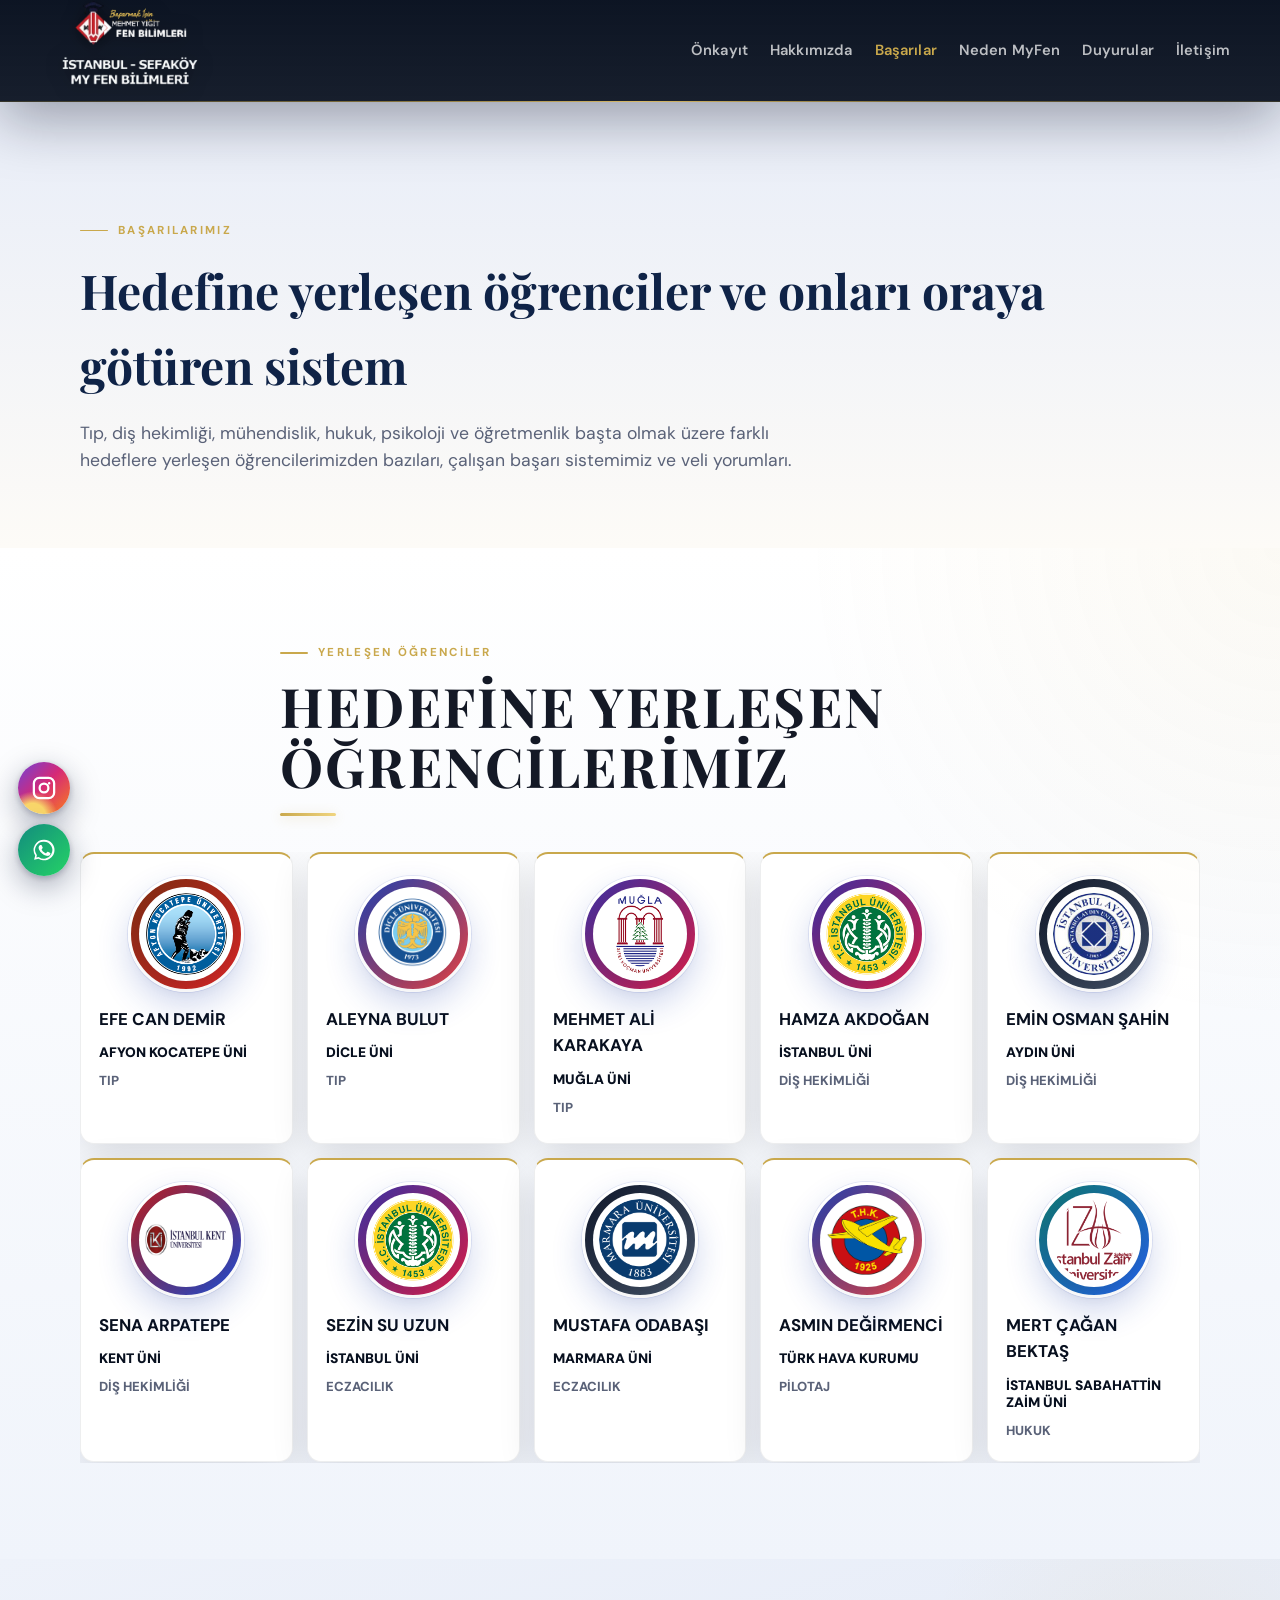
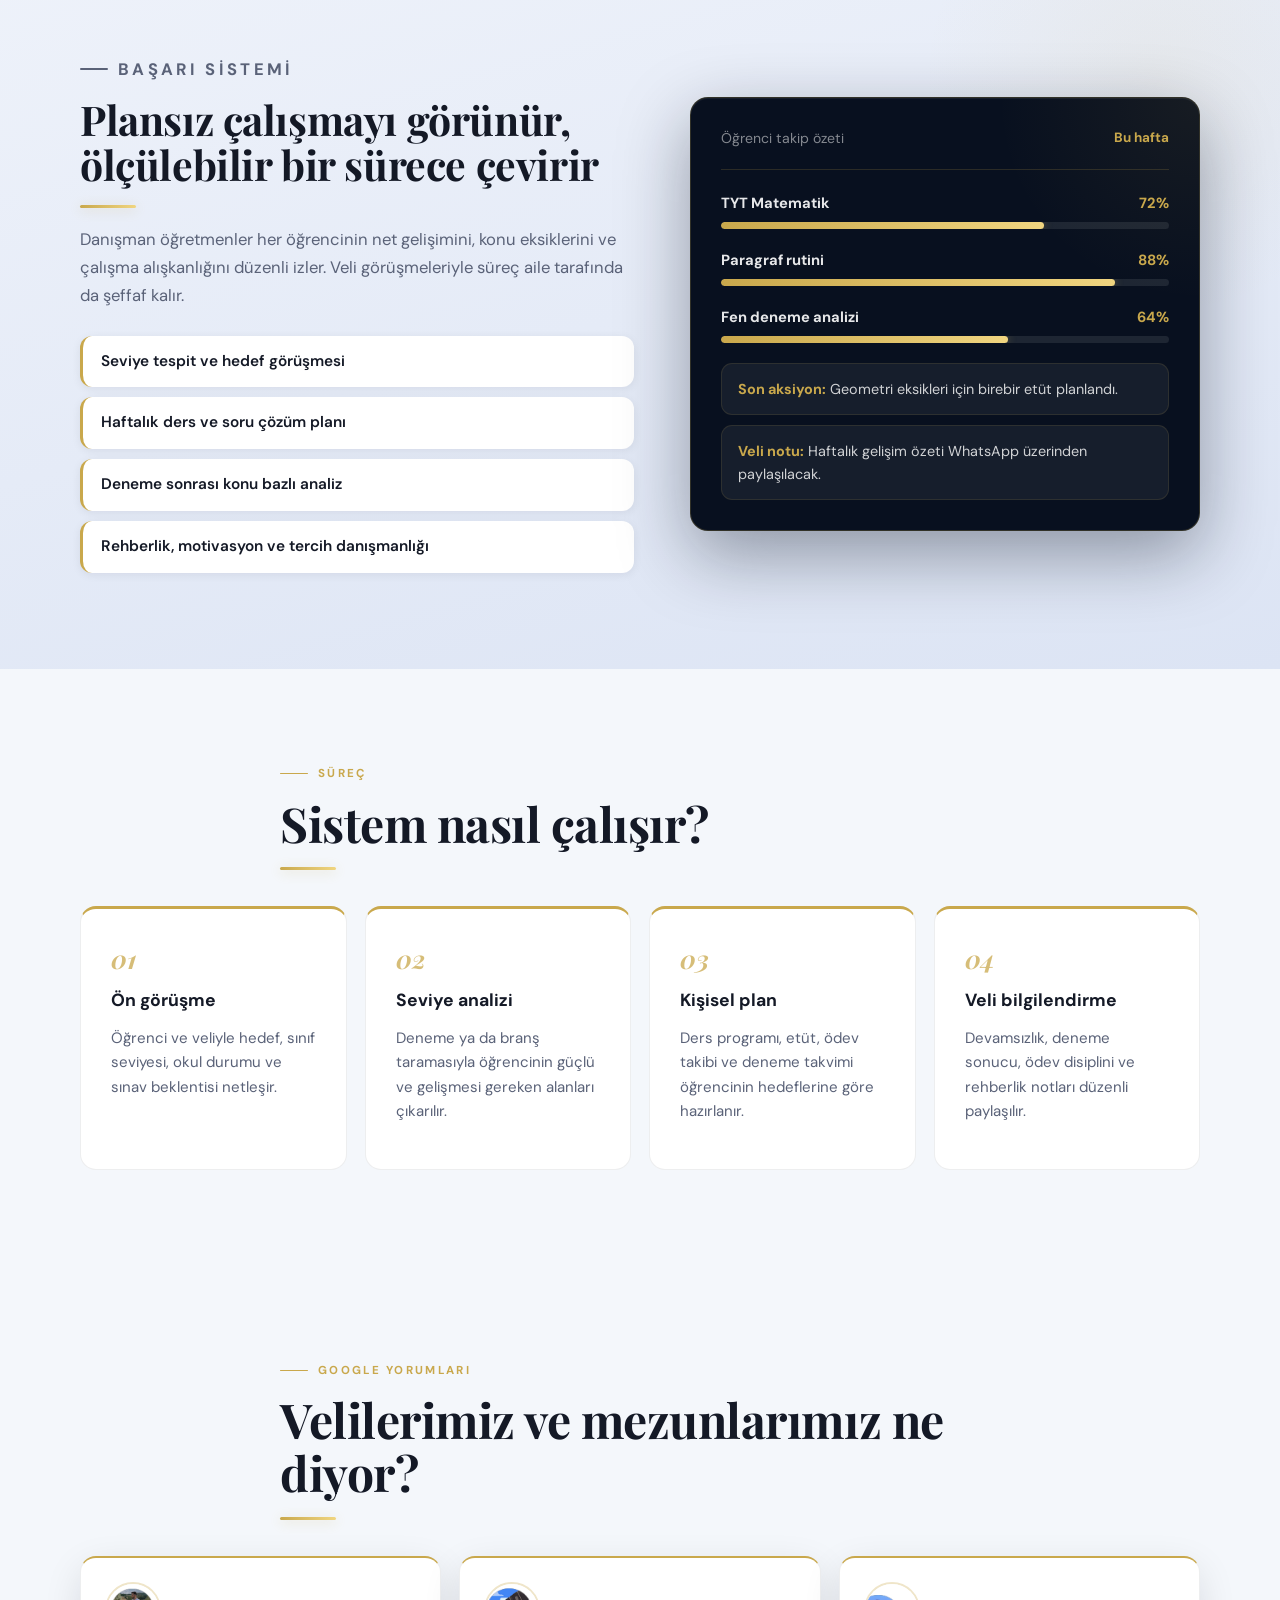
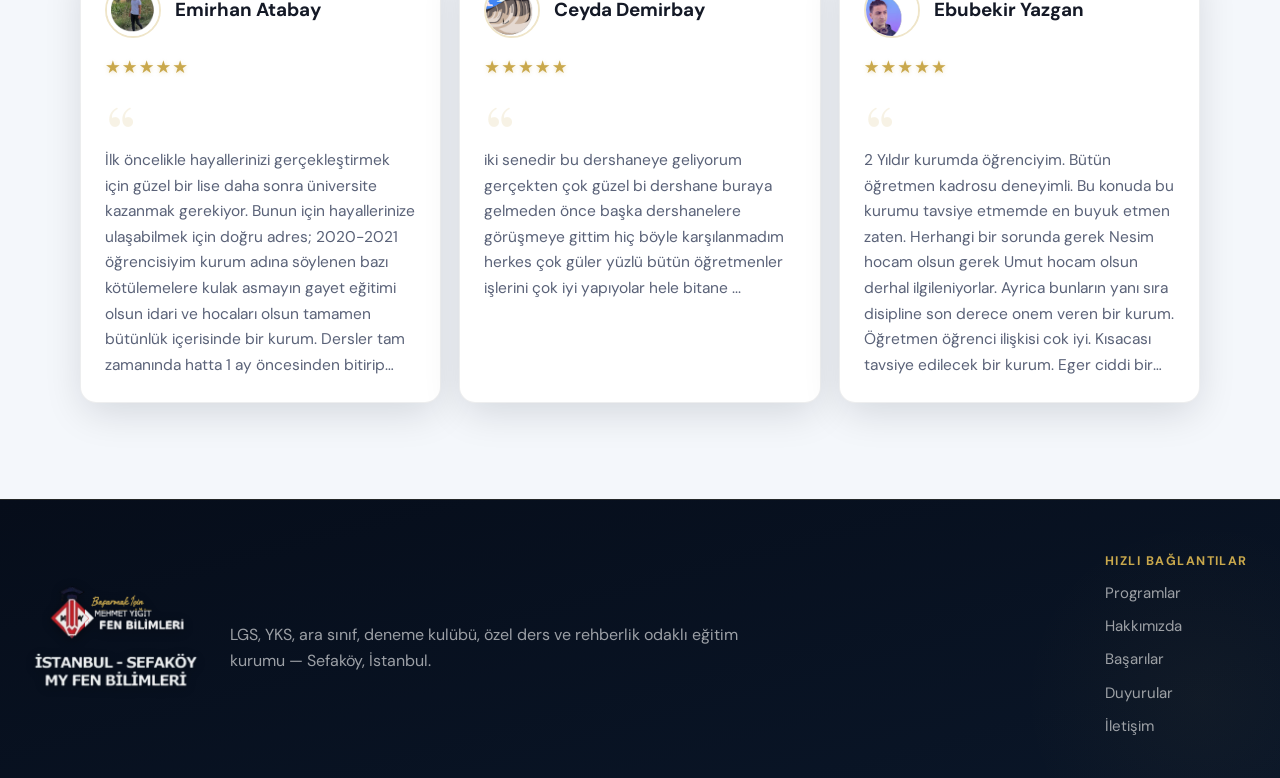
<file: basarilar.html>
<!doctype html>
<html lang="tr">
  <head>
    <meta charset="utf-8" />
    <meta name="viewport" content="width=device-width, initial-scale=1" />
    <title>Başarılar | Sefaköy My Fen Bilimleri</title>
    <meta name="description" content="Sefaköy My Fen Bilimleri öğrenci başarıları, başarı sistemi, eğitim adımları ve veli yorumları." />
    <meta name="theme-color" content="#0a1628" />
    <link rel="icon" type="image/png" href="assets/logo-mark.png?v=1" />
    <link rel="apple-touch-icon" href="assets/logo-mark.png?v=1" />
    <link rel="canonical" href="https://www.sefakoymyfenbilimleri.com/basarilar" />
    <link rel="preconnect" href="https://fonts.googleapis.com" />
    <link rel="preconnect" href="https://fonts.gstatic.com" crossorigin />
    <link href="https://fonts.googleapis.com/css2?family=Playfair+Display:ital,wght@0,600;0,700;1,700&family=DM+Sans:opsz,wght@9..40,400;9..40,500;9..40,700;9..40,900&display=swap" rel="stylesheet" />
    <link rel="stylesheet" href="styles.css?v=15" />
  </head>
  <body>
    <svg class="svg-defs" aria-hidden="true" focusable="false">
      <symbol id="icon-whatsapp" viewBox="0 0 24 24"><path d="M12 2.8a9.2 9.2 0 0 0-7.8 14.1l-1 3.8 3.9-1a9.2 9.2 0 1 0 4.9-16.9Zm0 1.8a7.4 7.4 0 0 1 6.3 11.3 7.4 7.4 0 0 1-10.7 2.5l-.4-.2-2 .5.5-2-.2-.4A7.4 7.4 0 0 1 12 4.6Zm-3.2 3c-.2 0-.5.1-.7.3-.2.2-.9.9-.9 2.1 0 1.3.9 2.5 1 2.6.1.2 1.8 2.9 4.5 4 .6.3 1.1.4 1.5.5.6.2 1.2.1 1.6.1.5-.1 1.5-.6 1.7-1.2.2-.6.2-1.1.2-1.2-.1-.1-.2-.2-.5-.4l-1.7-.8c-.2-.1-.4-.1-.6.1-.2.2-.7.8-.9 1-.2.2-.3.2-.6.1-.3-.1-1.1-.4-2-1.2-.8-.7-1.3-1.5-1.4-1.8-.2-.3 0-.4.1-.6l.4-.5c.1-.2.2-.3.3-.5.1-.2 0-.4 0-.5L10 8.1c-.2-.4-.4-.5-.6-.5h-.6Z"/></symbol>
      <symbol id="icon-instagram" viewBox="0 0 24 24"><path fill-rule="evenodd" clip-rule="evenodd" d="M7.8 2h8.4A5.8 5.8 0 0 1 22 7.8v8.4a5.8 5.8 0 0 1-5.8 5.8H7.8A5.8 5.8 0 0 1 2 16.2V7.8A5.8 5.8 0 0 1 7.8 2Zm0 2A3.8 3.8 0 0 0 4 7.8v8.4A3.8 3.8 0 0 0 7.8 20h8.4a3.8 3.8 0 0 0 3.8-3.8V7.8A3.8 3.8 0 0 0 16.2 4H7.8Zm8.8 2.6a1.1 1.1 0 1 0 0 2.2 1.1 1.1 0 0 0 0-2.2ZM12 7.1a4.9 4.9 0 1 0 0 9.8 4.9 4.9 0 0 0 0-9.8Zm0 2a2.9 2.9 0 1 1 0 5.8 2.9 2.9 0 0 1 0-5.8Z"/></symbol>
      <symbol id="icon-chat" viewBox="0 0 24 24"><path d="M5.4 5.2A7.5 7.5 0 0 1 12 2.4a7.5 7.5 0 0 1 6.6 2.8 7 7 0 0 1 1.2 7.1 7.4 7.4 0 0 1-5.6 4.4l-1.3 2.8c-.3.7-1.3.7-1.7.1L9.6 17A7.4 7.4 0 0 1 4 12.3a7 7 0 0 1 1.4-7.1Zm3.3 4.4a1.1 1.1 0 1 0 0-2.2 1.1 1.1 0 0 0 0 2.2Zm3.3 0a1.1 1.1 0 1 0 0-2.2 1.1 1.1 0 0 0 0 2.2Zm3.3 0a1.1 1.1 0 1 0 0-2.2 1.1 1.1 0 0 0 0 2.2ZM7.9 12.7c.9 1.2 2.3 1.9 4.1 1.9s3.2-.7 4.1-1.9c.3-.4.2-.9-.2-1.2-.4-.3-.9-.2-1.2.2-.5.7-1.4 1.1-2.7 1.1s-2.2-.4-2.7-1.1c-.3-.4-.8-.5-1.2-.2-.4.3-.5.8-.2 1.2Z"/></symbol>
    </svg>

    <header class="site-header" id="top">
      <nav class="nav-shell" aria-label="Ana menü">
        <a class="brand brand--logo" href="/" aria-label="Sefaköy My Fen Bilimleri anasayfa">
          <img src="assets/logo-main.png?v=8" alt="Sefaköy My Fen Bilimleri" />
        </a>
        <button class="nav-toggle" type="button" aria-label="Menüyü aç" aria-expanded="false">
          <span></span><span></span><span></span>
        </button>
        <div class="nav-links" data-nav-links>
          <a href="/programlar">Önkayıt</a>
          <a href="/hakkimizda">Hakkımızda</a>
          <a href="/basarilar" aria-current="page">Başarılar</a>
          <a href="/neden-myfen">Neden MyFen</a>
          <a href="/duyurular">Duyurular</a>
          <a href="/#iletisim">İletişim</a>
        </div>
      </nav>
    </header>

    <main>
      <section class="page-hero">
        <div class="container">
          <p class="eyebrow">Başarılarımız</p>
          <h1>Hedefine yerleşen öğrenciler ve onları oraya götüren sistem</h1>
          <p class="page-hero__lead">
            Tıp, diş hekimliği, mühendislik, hukuk, psikoloji ve öğretmenlik başta olmak üzere
            farklı hedeflere yerleşen öğrencilerimizden bazıları, çalışan başarı sistemimiz ve veli yorumları.
          </p>
        </div>
      </section>

      <section class="section section--success">
        <div class="container section__head">
          <p class="eyebrow">Yerleşen öğrenciler</p>
          <h2>HEDEFİNE YERLEŞEN ÖĞRENCİLERİMİZ</h2>
        </div>
        <div class="container success-carousel" data-success-carousel aria-live="polite"></div>
      </section>

      <section class="section section--mint">
        <div class="container split">
          <div>
            <p class="eyebrow">Başarı sistemi</p>
            <h2>Plansız çalışmayı görünür, ölçülebilir bir sürece çevirir</h2>
            <p>
              Danışman öğretmenler her öğrencinin net gelişimini, konu eksiklerini
              ve çalışma alışkanlığını düzenli izler. Veli görüşmeleriyle süreç
              aile tarafında da şeffaf kalır.
            </p>
            <div class="check-list">
              <span>Seviye tespit ve hedef görüşmesi</span>
              <span>Haftalık ders ve soru çözüm planı</span>
              <span>Deneme sonrası konu bazlı analiz</span>
              <span>Rehberlik, motivasyon ve tercih danışmanlığı</span>
            </div>
          </div>
          <div class="dashboard" aria-label="Öğrenci takip sistemi örneği">
            <div class="dashboard__top">
              <span>Öğrenci takip özeti</span>
              <strong>Bu hafta</strong>
            </div>
            <div class="progress-row">
              <span>TYT Matematik</span>
              <strong>72%</strong>
              <i style="--value: 72%"></i>
            </div>
            <div class="progress-row">
              <span>Paragraf rutini</span>
              <strong>88%</strong>
              <i style="--value: 88%"></i>
            </div>
            <div class="progress-row">
              <span>Fen deneme analizi</span>
              <strong>64%</strong>
              <i style="--value: 64%"></i>
            </div>
            <div class="mini-feed">
              <p><strong>Son aksiyon:</strong> Geometri eksikleri için birebir etüt planlandı.</p>
              <p><strong>Veli notu:</strong> Haftalık gelişim özeti WhatsApp üzerinden paylaşılacak.</p>
            </div>
          </div>
        </div>
      </section>

      <section class="section section--features">
        <div class="container section__head">
          <p class="eyebrow">Süreç</p>
          <h2>Sistem nasıl çalışır?</h2>
        </div>
        <div class="container feature-grid">
          <article class="reveal">
            <strong>01</strong>
            <h3>Ön görüşme</h3>
            <p>Öğrenci ve veliyle hedef, sınıf seviyesi, okul durumu ve sınav beklentisi netleşir.</p>
          </article>
          <article class="reveal reveal--delay-1">
            <strong>02</strong>
            <h3>Seviye analizi</h3>
            <p>Deneme ya da branş taramasıyla öğrencinin güçlü ve gelişmesi gereken alanları çıkarılır.</p>
          </article>
          <article class="reveal reveal--delay-2">
            <strong>03</strong>
            <h3>Kişisel plan</h3>
            <p>Ders programı, etüt, ödev takibi ve deneme takvimi öğrencinin hedeflerine göre hazırlanır.</p>
          </article>
          <article class="reveal reveal--delay-3">
            <strong>04</strong>
            <h3>Veli bilgilendirme</h3>
            <p>Devamsızlık, deneme sonucu, ödev disiplini ve rehberlik notları düzenli paylaşılır.</p>
          </article>
        </div>
      </section>

      <section class="section" id="yorumlar">
        <div class="container section__head">
          <p class="eyebrow">Google yorumları</p>
          <h2>Velilerimiz ve mezunlarımız ne diyor?</h2>
        </div>
        <div class="container review-grid">
          <article class="review-card reveal">
            <div class="review-card__body">
              <div class="review-profile">
                <img src="assets/reviews/emirhan-atabay.png" alt="Emirhan Atabay profil fotoğrafı" />
                <div><h3>Emirhan Atabay</h3></div>
              </div>
              <span class="stars" aria-label="5 yıldız">★★★★★</span>
              <blockquote>
                İlk öncelikle hayallerinizi gerçekleştirmek için güzel bir lise daha
                sonra üniversite kazanmak gerekiyor. Bunun için hayallerinize
                ulaşabilmek için doğru adres; 2020-2021 öğrencisiyim kurum adına
                söylenen bazı kötülemelere kulak asmayın gayet eğitimi olsun idari
                ve hocaları olsun tamamen bütünlük içerisinde bir kurum. Dersler
                tam zamanında hatta 1 ay öncesinden bitirip sürekli deneme çözerek
                işleyen bir sistem var. Ben kendi adıma söylemek gerekirse çok
                memnunum ve benden sonraki gelecek öğrencilere tek tavsiyem bu
                kuruma atılan kötü yorumları ciddiye almayın, gönül rahatlığıyla
                gelebilirsiniz. Herkese başarılar..
              </blockquote>
            </div>
          </article>
          <article class="review-card reveal reveal--delay-1">
            <div class="review-card__body">
              <div class="review-profile">
                <img src="assets/reviews/ceyda-demirbay.png" alt="Ceyda Demirbay profil fotoğrafı" />
                <div><h3>Ceyda Demirbay</h3></div>
              </div>
              <span class="stars" aria-label="5 yıldız">★★★★★</span>
              <blockquote>
                iki senedir bu dershaneye geliyorum gerçekten çok güzel bi
                dershane buraya gelmeden önce başka dershanelere görüşmeye
                gittim hiç böyle karşılanmadım herkes çok güler yüzlü bütün
                öğretmenler işlerini çok iyi yapıyolar hele bitane ...
              </blockquote>
            </div>
          </article>
          <article class="review-card reveal reveal--delay-2">
            <div class="review-card__body">
              <div class="review-profile">
                <img src="assets/reviews/ebubekir-yazgan.png" alt="Ebubekir Yazgan profil fotoğrafı" />
                <div><h3>Ebubekir Yazgan</h3></div>
              </div>
              <span class="stars" aria-label="5 yıldız">★★★★★</span>
              <blockquote>
                2 Yıldır kurumda öğrenciyim. Bütün öğretmen kadrosu deneyimli.
                Bu konuda bu kurumu tavsiye etmemde en buyuk etmen zaten.
                Herhangi bir sorunda gerek Nesim hocam olsun gerek Umut hocam
                olsun derhal ilgileniyorlar. Ayrica bunların yanı sıra disipline
                son derece onem veren bir kurum. Öğretmen öğrenci ilişkisi cok
                iyi. Kısacası tavsiye edilecek bir kurum. Eger ciddi bir
                üniversite lise hayaliniz varsa ilk gorusmeniz gerek kurum :)
              </blockquote>
            </div>
          </article>
        </div>
      </section>
    </main>

    <footer class="site-footer">
      <div class="container footer-grid">
        <div class="footer-brand-block">
          <img class="footer-brand-logo" src="assets/logo-main.png?v=8" alt="Sefaköy My Fen Bilimleri" />
          <div>
            <p>LGS, YKS, ara sınıf, deneme kulübü, özel ders ve rehberlik odaklı eğitim kurumu — Sefaköy, İstanbul.</p>
          </div>
        </div>
        <div>
          <span>Hızlı bağlantılar</span>
          <a href="/programlar">Programlar</a>
          <a href="/hakkimizda">Hakkımızda</a>
          <a href="/basarilar">Başarılar</a>
          <a href="/duyurular">Duyurular</a>
          <a href="/#iletisim">İletişim</a>
        </div>
      </div>
    </footer>

    <div class="social-rail" id="socialRail" aria-label="Sosyal medya ve hızlı iletişim">
      <div class="social-rail__item">
        <a class="social-rail__button social-rail__button--instagram" data-instagram-link href="https://www.instagram.com/sefakoymyfenbilimleri/" target="_blank" rel="noreferrer" aria-label="Instagram"><svg class="instagram-icon" aria-hidden="true"><use href="#icon-instagram"></use></svg><span class="sr-only">Instagram</span></a>
      </div>
      <div class="social-rail__item">
        <a class="social-rail__button social-rail__button--whatsapp js-whatsapp" href="#" aria-label="WhatsApp"><svg class="whatsapp-icon" aria-hidden="true"><use href="#icon-whatsapp"></use></svg><span class="sr-only">WhatsApp</span></a>
      </div>
    </div>

    <script src="script.js?v=15"></script>
  </body>
</html>
</file>
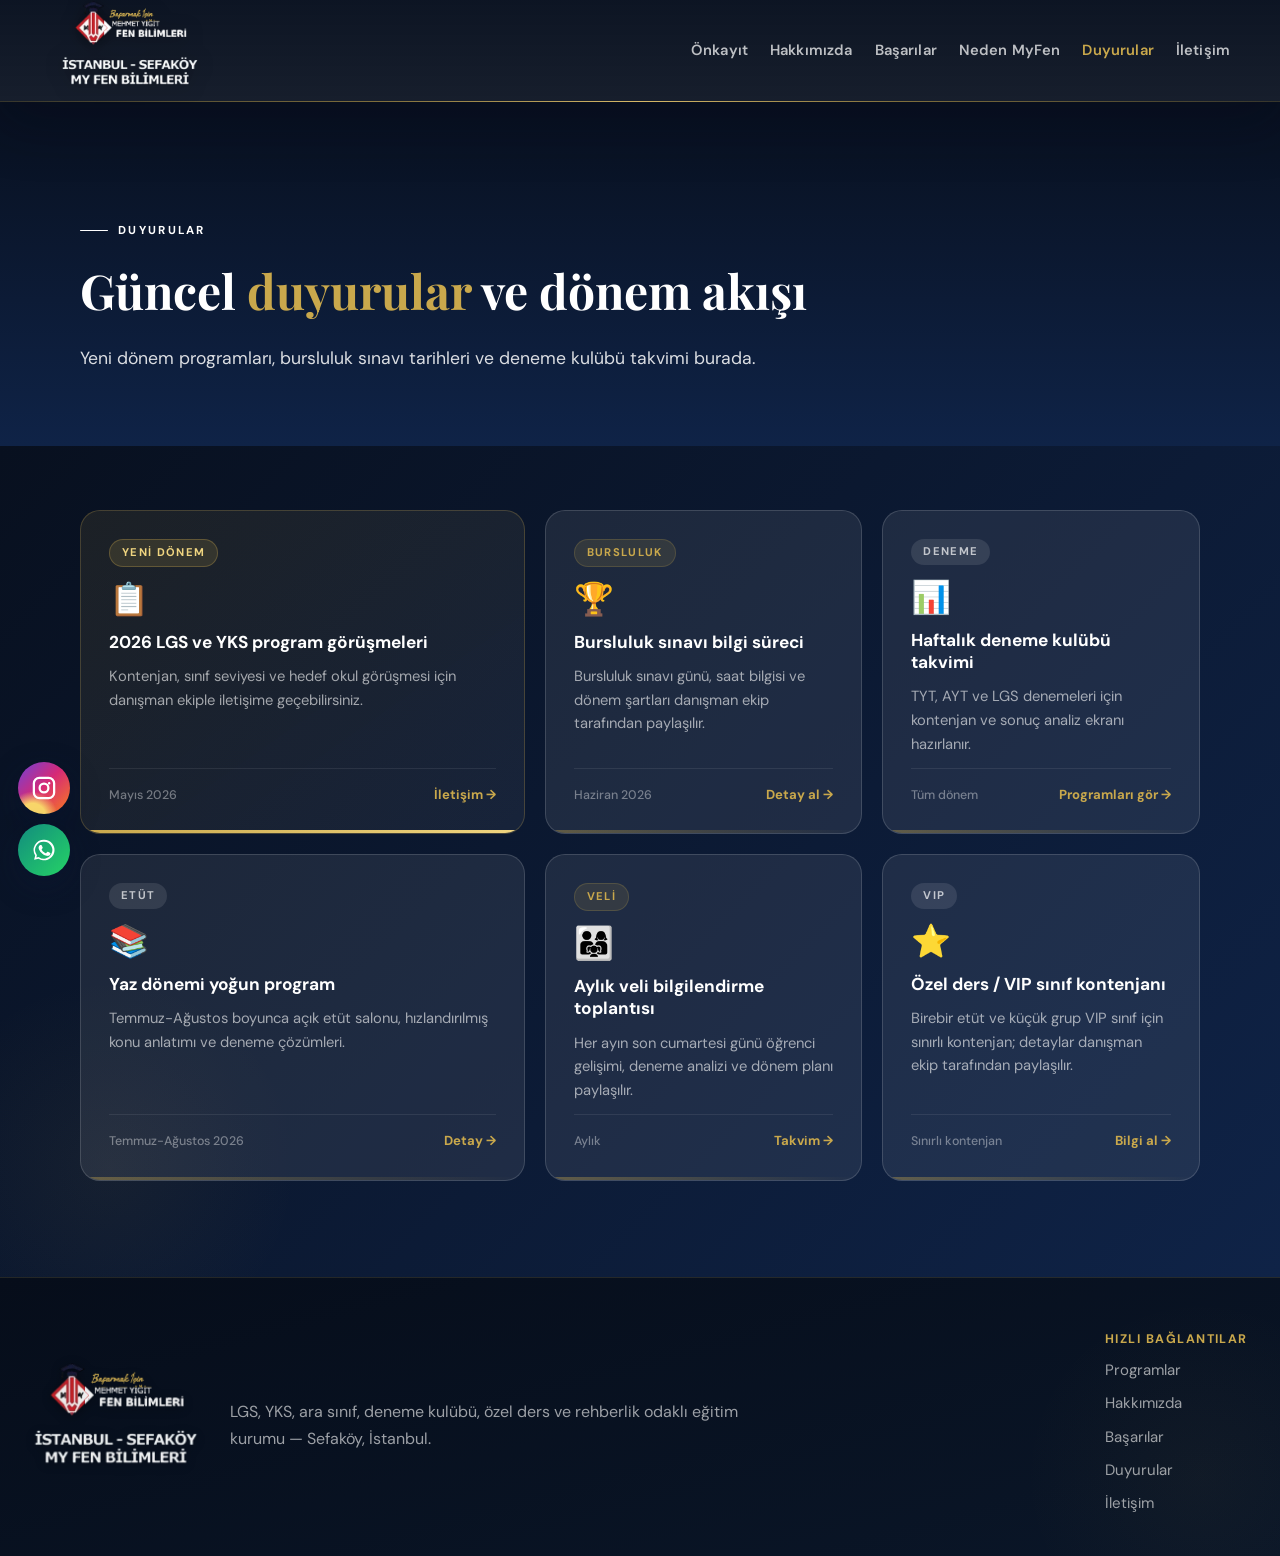
<file: duyurular.html>
<!doctype html>
<html lang="tr">
  <head>
    <meta charset="utf-8" />
    <meta name="viewport" content="width=device-width, initial-scale=1" />
    <title>Duyurular | Sefaköy My Fen Bilimleri</title>
    <meta name="description" content="Sefaköy My Fen Bilimleri güncel duyuruları: dönem programları, bursluluk sınavı, deneme kulübü takvimi." />
    <meta name="theme-color" content="#0a1628" />
    <link rel="icon" type="image/png" href="assets/logo-mark.png?v=1" />
    <link rel="apple-touch-icon" href="assets/logo-mark.png?v=1" />
    <link rel="canonical" href="https://www.sefakoymyfenbilimleri.com/duyurular" />
    <link rel="preconnect" href="https://fonts.googleapis.com" />
    <link rel="preconnect" href="https://fonts.gstatic.com" crossorigin />
    <link href="https://fonts.googleapis.com/css2?family=Playfair+Display:ital,wght@0,600;0,700;1,700&family=DM+Sans:opsz,wght@9..40,400;9..40,500;9..40,700;9..40,900&display=swap" rel="stylesheet" />
    <link rel="stylesheet" href="styles.css?v=15" />
  </head>
  <body>
    <svg class="svg-defs" aria-hidden="true" focusable="false">
      <symbol id="icon-whatsapp" viewBox="0 0 24 24"><path d="M12 2.8a9.2 9.2 0 0 0-7.8 14.1l-1 3.8 3.9-1a9.2 9.2 0 1 0 4.9-16.9Zm0 1.8a7.4 7.4 0 0 1 6.3 11.3 7.4 7.4 0 0 1-10.7 2.5l-.4-.2-2 .5.5-2-.2-.4A7.4 7.4 0 0 1 12 4.6Zm-3.2 3c-.2 0-.5.1-.7.3-.2.2-.9.9-.9 2.1 0 1.3.9 2.5 1 2.6.1.2 1.8 2.9 4.5 4 .6.3 1.1.4 1.5.5.6.2 1.2.1 1.6.1.5-.1 1.5-.6 1.7-1.2.2-.6.2-1.1.2-1.2-.1-.1-.2-.2-.5-.4l-1.7-.8c-.2-.1-.4-.1-.6.1-.2.2-.7.8-.9 1-.2.2-.3.2-.6.1-.3-.1-1.1-.4-2-1.2-.8-.7-1.3-1.5-1.4-1.8-.2-.3 0-.4.1-.6l.4-.5c.1-.2.2-.3.3-.5.1-.2 0-.4 0-.5L10 8.1c-.2-.4-.4-.5-.6-.5h-.6Z"/></symbol>
      <symbol id="icon-instagram" viewBox="0 0 24 24"><path fill-rule="evenodd" clip-rule="evenodd" d="M7.8 2h8.4A5.8 5.8 0 0 1 22 7.8v8.4a5.8 5.8 0 0 1-5.8 5.8H7.8A5.8 5.8 0 0 1 2 16.2V7.8A5.8 5.8 0 0 1 7.8 2Zm0 2A3.8 3.8 0 0 0 4 7.8v8.4A3.8 3.8 0 0 0 7.8 20h8.4a3.8 3.8 0 0 0 3.8-3.8V7.8A3.8 3.8 0 0 0 16.2 4H7.8Zm8.8 2.6a1.1 1.1 0 1 0 0 2.2 1.1 1.1 0 0 0 0-2.2ZM12 7.1a4.9 4.9 0 1 0 0 9.8 4.9 4.9 0 0 0 0-9.8Zm0 2a2.9 2.9 0 1 1 0 5.8 2.9 2.9 0 0 1 0-5.8Z"/></symbol>
      <symbol id="icon-chat" viewBox="0 0 24 24"><path d="M5.4 5.2A7.5 7.5 0 0 1 12 2.4a7.5 7.5 0 0 1 6.6 2.8 7 7 0 0 1 1.2 7.1 7.4 7.4 0 0 1-5.6 4.4l-1.3 2.8c-.3.7-1.3.7-1.7.1L9.6 17A7.4 7.4 0 0 1 4 12.3a7 7 0 0 1 1.4-7.1Zm3.3 4.4a1.1 1.1 0 1 0 0-2.2 1.1 1.1 0 0 0 0 2.2Zm3.3 0a1.1 1.1 0 1 0 0-2.2 1.1 1.1 0 0 0 0 2.2Zm3.3 0a1.1 1.1 0 1 0 0-2.2 1.1 1.1 0 0 0 0 2.2ZM7.9 12.7c.9 1.2 2.3 1.9 4.1 1.9s3.2-.7 4.1-1.9c.3-.4.2-.9-.2-1.2-.4-.3-.9-.2-1.2.2-.5.7-1.4 1.1-2.7 1.1s-2.2-.4-2.7-1.1c-.3-.4-.8-.5-1.2-.2-.4.3-.5.8-.2 1.2Z"/></symbol>
    </svg>

    <header class="site-header" id="top">
      <nav class="nav-shell" aria-label="Ana menü">
        <a class="brand brand--logo" href="/" aria-label="Sefaköy My Fen Bilimleri anasayfa">
          <img src="assets/logo-main.png?v=8" alt="Sefaköy My Fen Bilimleri" />
        </a>
        <button class="nav-toggle" type="button" aria-label="Menüyü aç" aria-expanded="false">
          <span></span><span></span><span></span>
        </button>
        <div class="nav-links" data-nav-links>
          <a href="/programlar">Önkayıt</a>
          <a href="/hakkimizda">Hakkımızda</a>
          <a href="/basarilar">Başarılar</a>
          <a href="/neden-myfen">Neden MyFen</a>
          <a href="/duyurular" aria-current="page">Duyurular</a>
          <a href="/#iletisim">İletişim</a>
        </div>
      </nav>
    </header>

    <main>
      <section class="page-hero page-hero--dark">
        <div class="container">
          <p class="eyebrow">Duyurular</p>
          <h1>Güncel <span class="announce-title__accent">duyurular</span> ve dönem akışı</h1>
          <p class="page-hero__lead">
            Yeni dönem programları, bursluluk sınavı tarihleri ve deneme kulübü takvimi burada.
          </p>
        </div>
      </section>

      <section class="section section--dark" style="padding:64px 0 96px;">
        <div class="container">
          <div class="announce-grid">
            <article class="announce-card announce-card--featured">
              <div class="announce-card__badge announce-card__badge--new">Yeni Dönem</div>
              <div class="announce-card__icon">📋</div>
              <h3>2026 LGS ve YKS program görüşmeleri</h3>
              <p>Kontenjan, sınıf seviyesi ve hedef okul görüşmesi için danışman ekiple iletişime geçebilirsiniz.</p>
              <div class="announce-card__footer">
                <span class="announce-card__date">Mayıs 2026</span>
                <a href="/#iletisim" class="announce-card__link">İletişim →</a>
              </div>
            </article>

            <article class="announce-card">
              <div class="announce-card__badge announce-card__badge--gold">Bursluluk</div>
              <div class="announce-card__icon">🏆</div>
              <h3>Bursluluk sınavı bilgi süreci</h3>
              <p>Bursluluk sınavı günü, saat bilgisi ve dönem şartları danışman ekip tarafından paylaşılır.</p>
              <div class="announce-card__footer">
                <span class="announce-card__date">Haziran 2026</span>
                <a href="/#iletisim" class="announce-card__link">Detay al →</a>
              </div>
            </article>

            <article class="announce-card">
              <div class="announce-card__badge">Deneme</div>
              <div class="announce-card__icon">📊</div>
              <h3>Haftalık deneme kulübü takvimi</h3>
              <p>TYT, AYT ve LGS denemeleri için kontenjan ve sonuç analiz ekranı hazırlanır.</p>
              <div class="announce-card__footer">
                <span class="announce-card__date">Tüm dönem</span>
                <a href="/programlar" class="announce-card__link">Programları gör →</a>
              </div>
            </article>

            <article class="announce-card">
              <div class="announce-card__badge">Etüt</div>
              <div class="announce-card__icon">📚</div>
              <h3>Yaz dönemi yoğun program</h3>
              <p>Temmuz-Ağustos boyunca açık etüt salonu, hızlandırılmış konu anlatımı ve deneme çözümleri.</p>
              <div class="announce-card__footer">
                <span class="announce-card__date">Temmuz-Ağustos 2026</span>
                <a href="/programlar" class="announce-card__link">Detay →</a>
              </div>
            </article>

            <article class="announce-card">
              <div class="announce-card__badge announce-card__badge--gold">Veli</div>
              <div class="announce-card__icon">👨‍👩‍👧</div>
              <h3>Aylık veli bilgilendirme toplantısı</h3>
              <p>Her ayın son cumartesi günü öğrenci gelişimi, deneme analizi ve dönem planı paylaşılır.</p>
              <div class="announce-card__footer">
                <span class="announce-card__date">Aylık</span>
                <a href="/#iletisim" class="announce-card__link">Takvim →</a>
              </div>
            </article>

            <article class="announce-card">
              <div class="announce-card__badge">VIP</div>
              <div class="announce-card__icon">⭐</div>
              <h3>Özel ders / VIP sınıf kontenjanı</h3>
              <p>Birebir etüt ve küçük grup VIP sınıf için sınırlı kontenjan; detaylar danışman ekip tarafından paylaşılır.</p>
              <div class="announce-card__footer">
                <span class="announce-card__date">Sınırlı kontenjan</span>
                <a href="/#iletisim" class="announce-card__link">Bilgi al →</a>
              </div>
            </article>
          </div>
        </div>
      </section>
    </main>

    <footer class="site-footer">
      <div class="container footer-grid">
        <div class="footer-brand-block">
          <img class="footer-brand-logo" src="assets/logo-main.png?v=8" alt="Sefaköy My Fen Bilimleri" />
          <div>
            <p>LGS, YKS, ara sınıf, deneme kulübü, özel ders ve rehberlik odaklı eğitim kurumu — Sefaköy, İstanbul.</p>
          </div>
        </div>
        <div>
          <span>Hızlı bağlantılar</span>
          <a href="/programlar">Programlar</a>
          <a href="/hakkimizda">Hakkımızda</a>
          <a href="/basarilar">Başarılar</a>
          <a href="/duyurular">Duyurular</a>
          <a href="/#iletisim">İletişim</a>
        </div>
      </div>
    </footer>

    <div class="social-rail" id="socialRail" aria-label="Sosyal medya ve hızlı iletişim">
      <div class="social-rail__item">
        <a class="social-rail__button social-rail__button--instagram" data-instagram-link href="https://www.instagram.com/sefakoymyfenbilimleri/" target="_blank" rel="noreferrer" aria-label="Instagram"><svg class="instagram-icon" aria-hidden="true"><use href="#icon-instagram"></use></svg><span class="sr-only">Instagram</span></a>
      </div>
      <div class="social-rail__item">
        <a class="social-rail__button social-rail__button--whatsapp js-whatsapp" href="#" aria-label="WhatsApp"><svg class="whatsapp-icon" aria-hidden="true"><use href="#icon-whatsapp"></use></svg><span class="sr-only">WhatsApp</span></a>
      </div>
    </div>

    <script src="script.js?v=15"></script>
  </body>
</html>
</file>
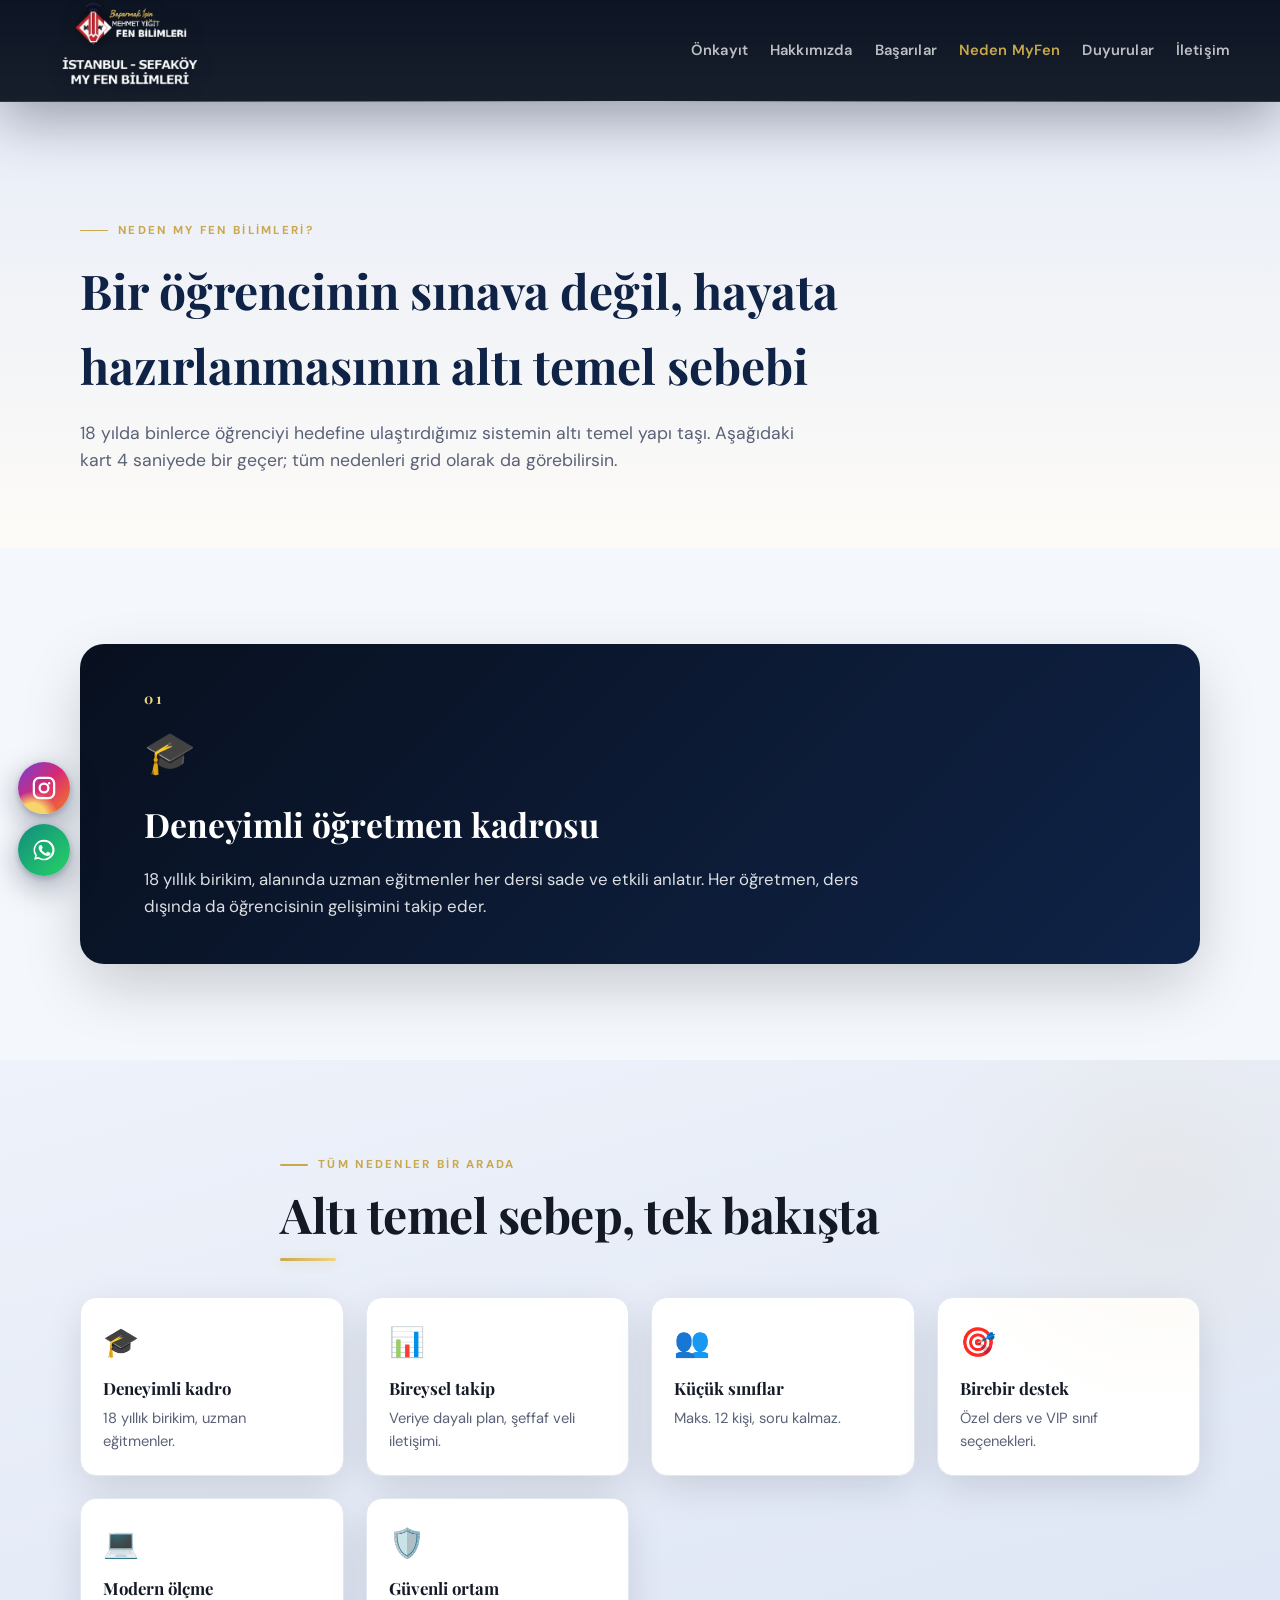
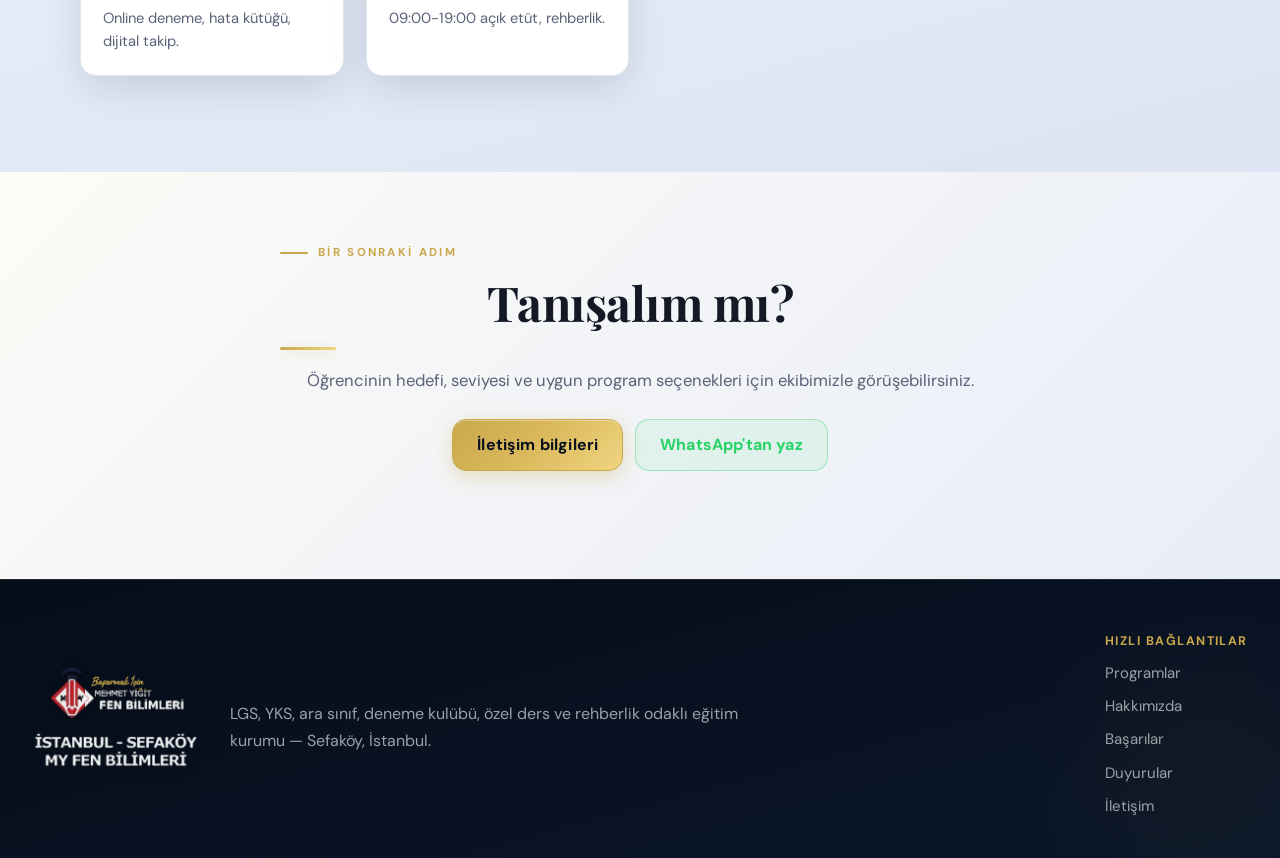
<file: neden-myfen.html>
<!doctype html>
<html lang="tr">
  <head>
    <meta charset="utf-8" />
    <meta name="viewport" content="width=device-width, initial-scale=1" />
    <title>Neden My Fen Bilimleri? | Sefaköy My Fen Bilimleri</title>
    <meta name="description" content="Sefaköy My Fen Bilimleri'ni tercih etmek için altı temel neden: deneyimli kadro, bireysel takip, küçük sınıflar, modern ölçme ve daha fazlası." />
    <meta name="theme-color" content="#0a1628" />
    <link rel="icon" type="image/png" href="assets/logo-mark.png?v=1" />
    <link rel="apple-touch-icon" href="assets/logo-mark.png?v=1" />
    <link rel="canonical" href="https://www.sefakoymyfenbilimleri.com/neden-myfen" />
    <link rel="preconnect" href="https://fonts.googleapis.com" />
    <link rel="preconnect" href="https://fonts.gstatic.com" crossorigin />
    <link href="https://fonts.googleapis.com/css2?family=Playfair+Display:ital,wght@0,600;0,700;1,700&family=DM+Sans:opsz,wght@9..40,400;9..40,500;9..40,700;9..40,900&display=swap" rel="stylesheet" />
    <link rel="stylesheet" href="styles.css?v=15" />
  </head>
  <body>
    <svg class="svg-defs" aria-hidden="true" focusable="false">
      <symbol id="icon-whatsapp" viewBox="0 0 24 24"><path d="M12 2.8a9.2 9.2 0 0 0-7.8 14.1l-1 3.8 3.9-1a9.2 9.2 0 1 0 4.9-16.9Zm0 1.8a7.4 7.4 0 0 1 6.3 11.3 7.4 7.4 0 0 1-10.7 2.5l-.4-.2-2 .5.5-2-.2-.4A7.4 7.4 0 0 1 12 4.6Zm-3.2 3c-.2 0-.5.1-.7.3-.2.2-.9.9-.9 2.1 0 1.3.9 2.5 1 2.6.1.2 1.8 2.9 4.5 4 .6.3 1.1.4 1.5.5.6.2 1.2.1 1.6.1.5-.1 1.5-.6 1.7-1.2.2-.6.2-1.1.2-1.2-.1-.1-.2-.2-.5-.4l-1.7-.8c-.2-.1-.4-.1-.6.1-.2.2-.7.8-.9 1-.2.2-.3.2-.6.1-.3-.1-1.1-.4-2-1.2-.8-.7-1.3-1.5-1.4-1.8-.2-.3 0-.4.1-.6l.4-.5c.1-.2.2-.3.3-.5.1-.2 0-.4 0-.5L10 8.1c-.2-.4-.4-.5-.6-.5h-.6Z"/></symbol>
      <symbol id="icon-instagram" viewBox="0 0 24 24"><path fill-rule="evenodd" clip-rule="evenodd" d="M7.8 2h8.4A5.8 5.8 0 0 1 22 7.8v8.4a5.8 5.8 0 0 1-5.8 5.8H7.8A5.8 5.8 0 0 1 2 16.2V7.8A5.8 5.8 0 0 1 7.8 2Zm0 2A3.8 3.8 0 0 0 4 7.8v8.4A3.8 3.8 0 0 0 7.8 20h8.4a3.8 3.8 0 0 0 3.8-3.8V7.8A3.8 3.8 0 0 0 16.2 4H7.8Zm8.8 2.6a1.1 1.1 0 1 0 0 2.2 1.1 1.1 0 0 0 0-2.2ZM12 7.1a4.9 4.9 0 1 0 0 9.8 4.9 4.9 0 0 0 0-9.8Zm0 2a2.9 2.9 0 1 1 0 5.8 2.9 2.9 0 0 1 0-5.8Z"/></symbol>
      <symbol id="icon-chat" viewBox="0 0 24 24"><path d="M5.4 5.2A7.5 7.5 0 0 1 12 2.4a7.5 7.5 0 0 1 6.6 2.8 7 7 0 0 1 1.2 7.1 7.4 7.4 0 0 1-5.6 4.4l-1.3 2.8c-.3.7-1.3.7-1.7.1L9.6 17A7.4 7.4 0 0 1 4 12.3a7 7 0 0 1 1.4-7.1Zm3.3 4.4a1.1 1.1 0 1 0 0-2.2 1.1 1.1 0 0 0 0 2.2Zm3.3 0a1.1 1.1 0 1 0 0-2.2 1.1 1.1 0 0 0 0 2.2Zm3.3 0a1.1 1.1 0 1 0 0-2.2 1.1 1.1 0 0 0 0 2.2ZM7.9 12.7c.9 1.2 2.3 1.9 4.1 1.9s3.2-.7 4.1-1.9c.3-.4.2-.9-.2-1.2-.4-.3-.9-.2-1.2.2-.5.7-1.4 1.1-2.7 1.1s-2.2-.4-2.7-1.1c-.3-.4-.8-.5-1.2-.2-.4.3-.5.8-.2 1.2Z"/></symbol>
    </svg>

    <header class="site-header" id="top">
      <nav class="nav-shell" aria-label="Ana menü">
        <a class="brand brand--logo" href="/" aria-label="Sefaköy My Fen Bilimleri anasayfa">
          <img src="assets/logo-main.png?v=8" alt="Sefaköy My Fen Bilimleri" />
        </a>
        <button class="nav-toggle" type="button" aria-label="Menüyü aç" aria-expanded="false">
          <span></span><span></span><span></span>
        </button>
        <div class="nav-links" data-nav-links>
          <a href="/programlar">Önkayıt</a>
          <a href="/hakkimizda">Hakkımızda</a>
          <a href="/basarilar">Başarılar</a>
          <a href="/neden-myfen" aria-current="page">Neden MyFen</a>
          <a href="/duyurular">Duyurular</a>
          <a href="/#iletisim">İletişim</a>
        </div>
      </nav>
    </header>

    <main>
      <section class="page-hero">
        <div class="container">
          <p class="eyebrow">Neden My Fen Bilimleri?</p>
          <h1>Bir öğrencinin sınava değil, hayata hazırlanmasının altı temel sebebi</h1>
          <p class="page-hero__lead">
            18 yılda binlerce öğrenciyi hedefine ulaştırdığımız sistemin altı temel yapı taşı.
            Aşağıdaki kart 4 saniyede bir geçer; tüm nedenleri grid olarak da görebilirsin.
          </p>
        </div>
      </section>

      <section class="section">
        <div class="container reason-carousel" data-reason-carousel aria-live="polite">
          <article class="reason-slide" data-reason-index="1">
            <span class="reason-slide__num">01</span>
            <div class="reason-slide__icon">🎓</div>
            <h2>Deneyimli öğretmen kadrosu</h2>
            <p>18 yıllık birikim, alanında uzman eğitmenler her dersi sade ve etkili anlatır. Her öğretmen, ders dışında da öğrencisinin gelişimini takip eder.</p>
          </article>
          <article class="reason-slide" data-reason-index="2">
            <span class="reason-slide__num">02</span>
            <div class="reason-slide__icon">📊</div>
            <h2>Bireysel takip</h2>
            <p>Her öğrencinin deneme analizi, eksik konu raporu ve hedef plan tablosu velilerle düzenli paylaşılır. Tahmin yerine ölçüm.</p>
          </article>
          <article class="reason-slide" data-reason-index="3">
            <span class="reason-slide__num">03</span>
            <div class="reason-slide__icon">👥</div>
            <h2>Küçük sınıf mevcudu</h2>
            <p>Maksimum 12 kişilik sınıflarla her öğrenciye sıra geliyor; soru kalmıyor. Öğretmen-öğrenci etkileşimi en üst seviyede.</p>
          </article>
          <article class="reason-slide" data-reason-index="4">
            <span class="reason-slide__num">04</span>
            <div class="reason-slide__icon">🎯</div>
            <h2>Bireysel destek programı</h2>
            <p>Eksik konularda birebir etüt seçeneği; özel ders ve VIP sınıf imkânı. Her öğrencinin tempo'su kendine özel.</p>
          </article>
          <article class="reason-slide" data-reason-index="5">
            <span class="reason-slide__num">05</span>
            <div class="reason-slide__icon">💻</div>
            <h2>Modern ölçme-değerlendirme</h2>
            <p>Online deneme platformu, soru bankası ve hata kütüğü dijital takibi. Sonuçlar anında, analiz şeffaf.</p>
          </article>
          <article class="reason-slide" data-reason-index="6">
            <span class="reason-slide__num">06</span>
            <div class="reason-slide__icon">🛡️</div>
            <h2>Güvenli ve yapıcı ortam</h2>
            <p>Sefaköy merkezi konum, 09:00-19:00 arası açık etüt salonu, deneyimli rehberlik servisi. Disiplin ve şefkat bir arada.</p>
          </article>
        </div>
      </section>

      <section class="section section--mint">
        <div class="container section__head">
          <p class="eyebrow">Tüm nedenler bir arada</p>
          <h2>Altı temel sebep, tek bakışta</h2>
        </div>
        <div class="container reason-grid">
          <article class="reason-card reveal"><div class="reason-card__icon">🎓</div><h3>Deneyimli kadro</h3><p>18 yıllık birikim, uzman eğitmenler.</p></article>
          <article class="reason-card reveal reveal--delay-1"><div class="reason-card__icon">📊</div><h3>Bireysel takip</h3><p>Veriye dayalı plan, şeffaf veli iletişimi.</p></article>
          <article class="reason-card reveal reveal--delay-2"><div class="reason-card__icon">👥</div><h3>Küçük sınıflar</h3><p>Maks. 12 kişi, soru kalmaz.</p></article>
          <article class="reason-card reveal"><div class="reason-card__icon">🎯</div><h3>Birebir destek</h3><p>Özel ders ve VIP sınıf seçenekleri.</p></article>
          <article class="reason-card reveal reveal--delay-1"><div class="reason-card__icon">💻</div><h3>Modern ölçme</h3><p>Online deneme, hata kütüğü, dijital takip.</p></article>
          <article class="reason-card reveal reveal--delay-2"><div class="reason-card__icon">🛡️</div><h3>Güvenli ortam</h3><p>09:00-19:00 açık etüt, rehberlik.</p></article>
        </div>
      </section>

      <section class="section section--contact-cta">
        <div class="container section__head">
          <p class="eyebrow">Bir sonraki adım</p>
          <h2>Tanışalım mı?</h2>
          <p>Öğrencinin hedefi, seviyesi ve uygun program seçenekleri için ekibimizle görüşebilirsiniz.</p>
          <div class="hero__actions" style="justify-content:center;margin-top:24px;">
            <a class="button button--primary" href="/#iletisim">İletişim bilgileri</a>
            <a class="button button--ghost js-whatsapp" href="#" aria-label="WhatsApp ile yaz">WhatsApp'tan yaz</a>
          </div>
        </div>
      </section>
    </main>

    <footer class="site-footer">
      <div class="container footer-grid">
        <div class="footer-brand-block">
          <img class="footer-brand-logo" src="assets/logo-main.png?v=8" alt="Sefaköy My Fen Bilimleri" />
          <div>
            <p>LGS, YKS, ara sınıf, deneme kulübü, özel ders ve rehberlik odaklı eğitim kurumu — Sefaköy, İstanbul.</p>
          </div>
        </div>
        <div>
          <span>Hızlı bağlantılar</span>
          <a href="/programlar">Programlar</a>
          <a href="/hakkimizda">Hakkımızda</a>
          <a href="/basarilar">Başarılar</a>
          <a href="/duyurular">Duyurular</a>
          <a href="/#iletisim">İletişim</a>
        </div>
      </div>
    </footer>

    <div class="social-rail" id="socialRail" aria-label="Sosyal medya ve hızlı iletişim">
      <div class="social-rail__item">
        <a class="social-rail__button social-rail__button--instagram" data-instagram-link href="https://www.instagram.com/sefakoymyfenbilimleri/" target="_blank" rel="noreferrer" aria-label="Instagram"><svg class="instagram-icon" aria-hidden="true"><use href="#icon-instagram"></use></svg><span class="sr-only">Instagram</span></a>
      </div>
      <div class="social-rail__item">
        <a class="social-rail__button social-rail__button--whatsapp js-whatsapp" href="#" aria-label="WhatsApp"><svg class="whatsapp-icon" aria-hidden="true"><use href="#icon-whatsapp"></use></svg><span class="sr-only">WhatsApp</span></a>
      </div>
    </div>

    <script src="script.js?v=15"></script>
  </body>
</html>
</file>
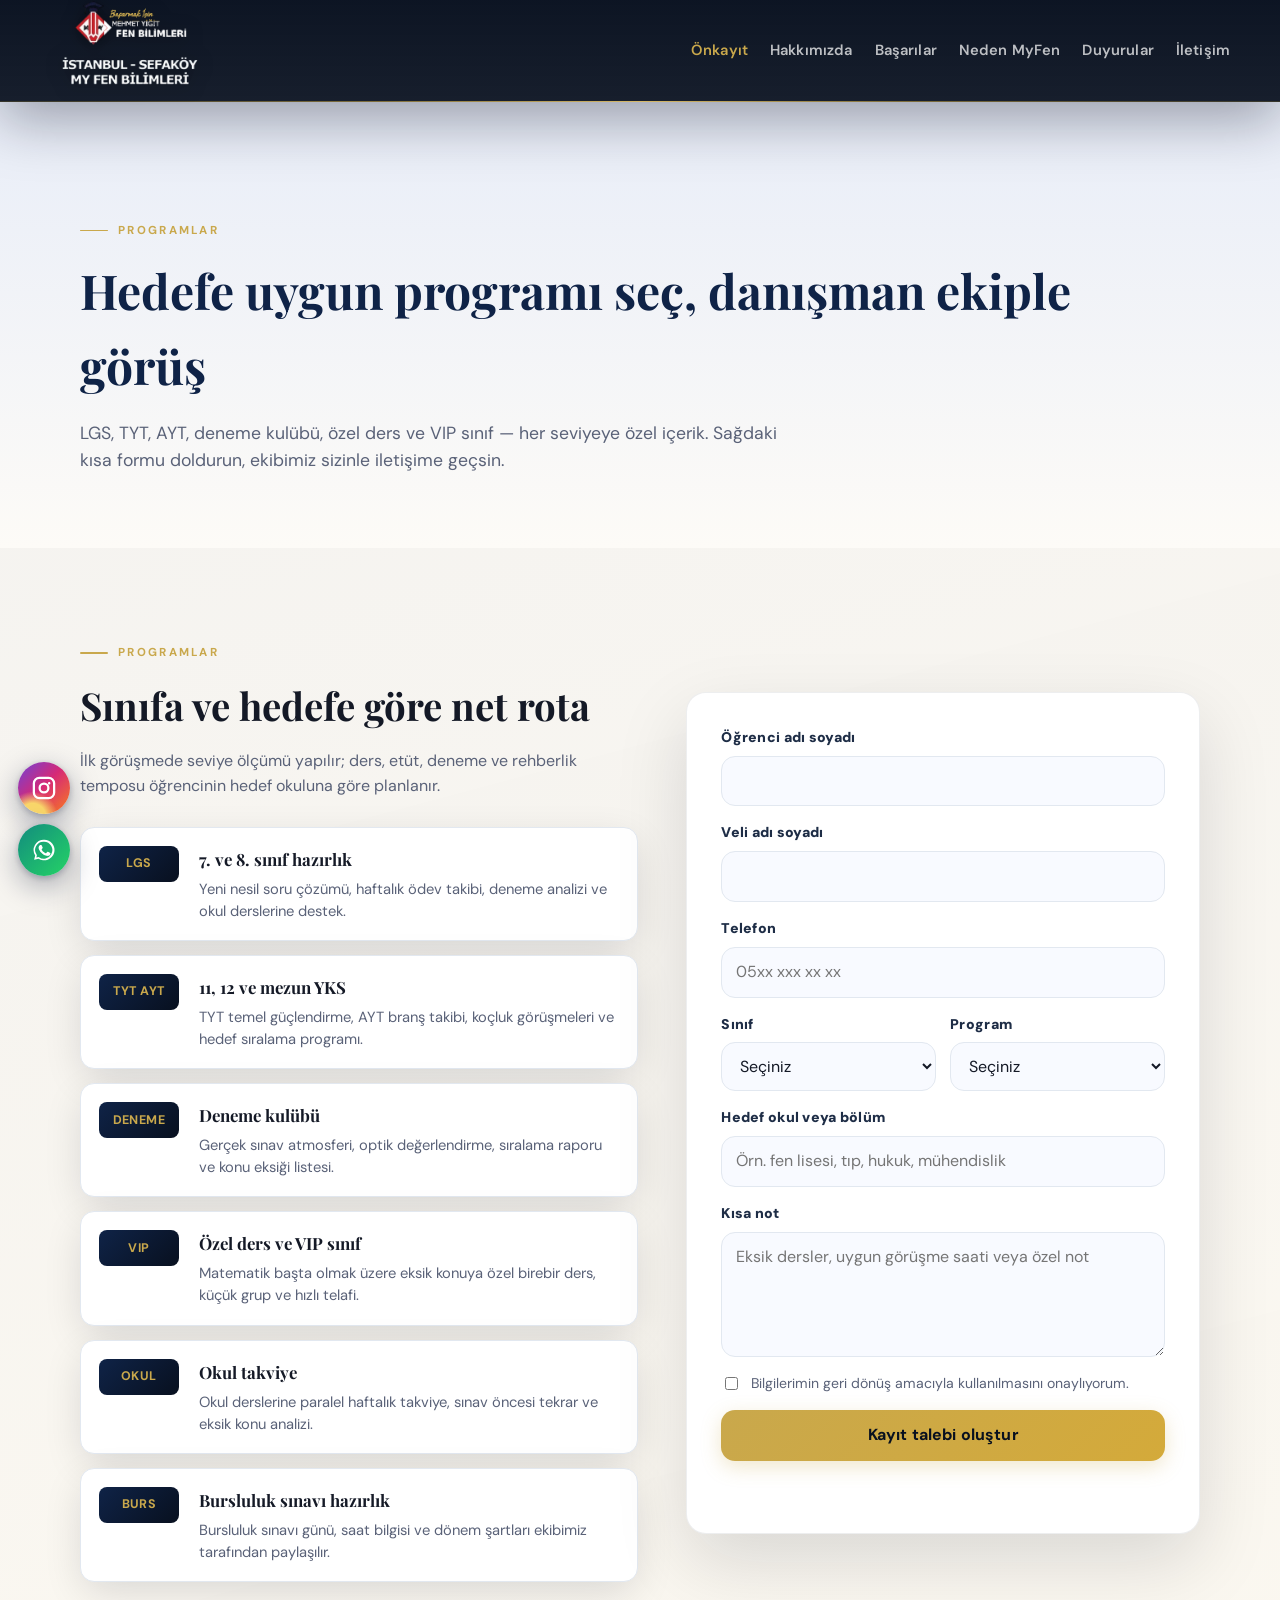
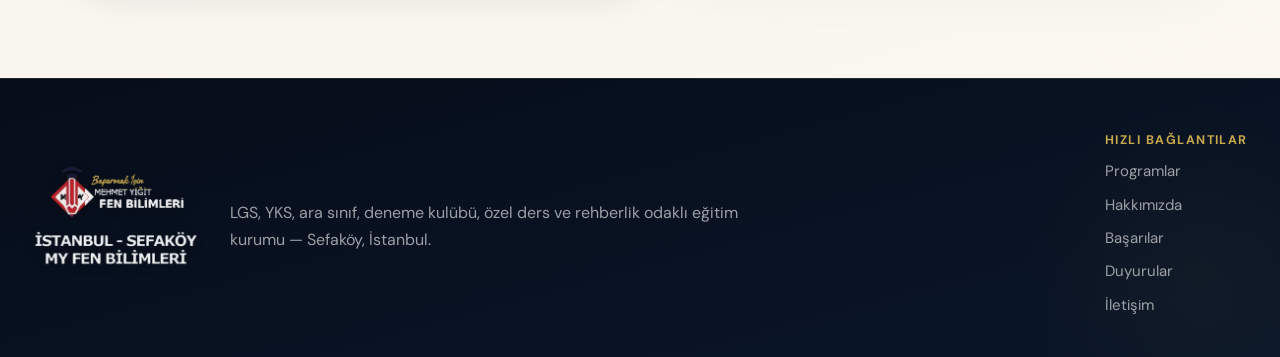
<file: programlar.html>
<!doctype html>
<html lang="tr">
  <head>
    <meta charset="utf-8" />
    <meta name="viewport" content="width=device-width, initial-scale=1" />
    <title>Programlar | Sefaköy My Fen Bilimleri</title>
    <meta name="description" content="LGS, YKS, deneme kulübü, özel ders ve VIP sınıf programları hakkında bilgi alın." />
    <meta name="theme-color" content="#0a1628" />
    <link rel="icon" type="image/png" href="assets/logo-mark.png?v=1" />
    <link rel="apple-touch-icon" href="assets/logo-mark.png?v=1" />
    <link rel="canonical" href="https://www.sefakoymyfenbilimleri.com/programlar" />
    <link rel="preconnect" href="https://fonts.googleapis.com" />
    <link rel="preconnect" href="https://fonts.gstatic.com" crossorigin />
    <link href="https://fonts.googleapis.com/css2?family=Playfair+Display:ital,wght@0,600;0,700;1,700&family=DM+Sans:opsz,wght@9..40,400;9..40,500;9..40,700;9..40,900&display=swap" rel="stylesheet" />
    <link rel="stylesheet" href="styles.css?v=15" />
  </head>
  <body>
    <svg class="svg-defs" aria-hidden="true" focusable="false">
      <symbol id="icon-whatsapp" viewBox="0 0 24 24"><path d="M12 2.8a9.2 9.2 0 0 0-7.8 14.1l-1 3.8 3.9-1a9.2 9.2 0 1 0 4.9-16.9Zm0 1.8a7.4 7.4 0 0 1 6.3 11.3 7.4 7.4 0 0 1-10.7 2.5l-.4-.2-2 .5.5-2-.2-.4A7.4 7.4 0 0 1 12 4.6Zm-3.2 3c-.2 0-.5.1-.7.3-.2.2-.9.9-.9 2.1 0 1.3.9 2.5 1 2.6.1.2 1.8 2.9 4.5 4 .6.3 1.1.4 1.5.5.6.2 1.2.1 1.6.1.5-.1 1.5-.6 1.7-1.2.2-.6.2-1.1.2-1.2-.1-.1-.2-.2-.5-.4l-1.7-.8c-.2-.1-.4-.1-.6.1-.2.2-.7.8-.9 1-.2.2-.3.2-.6.1-.3-.1-1.1-.4-2-1.2-.8-.7-1.3-1.5-1.4-1.8-.2-.3 0-.4.1-.6l.4-.5c.1-.2.2-.3.3-.5.1-.2 0-.4 0-.5L10 8.1c-.2-.4-.4-.5-.6-.5h-.6Z"/></symbol>
      <symbol id="icon-instagram" viewBox="0 0 24 24"><path fill-rule="evenodd" clip-rule="evenodd" d="M7.8 2h8.4A5.8 5.8 0 0 1 22 7.8v8.4a5.8 5.8 0 0 1-5.8 5.8H7.8A5.8 5.8 0 0 1 2 16.2V7.8A5.8 5.8 0 0 1 7.8 2Zm0 2A3.8 3.8 0 0 0 4 7.8v8.4A3.8 3.8 0 0 0 7.8 20h8.4a3.8 3.8 0 0 0 3.8-3.8V7.8A3.8 3.8 0 0 0 16.2 4H7.8Zm8.8 2.6a1.1 1.1 0 1 0 0 2.2 1.1 1.1 0 0 0 0-2.2ZM12 7.1a4.9 4.9 0 1 0 0 9.8 4.9 4.9 0 0 0 0-9.8Zm0 2a2.9 2.9 0 1 1 0 5.8 2.9 2.9 0 0 1 0-5.8Z"/></symbol>
      <symbol id="icon-chat" viewBox="0 0 24 24"><path d="M5.4 5.2A7.5 7.5 0 0 1 12 2.4a7.5 7.5 0 0 1 6.6 2.8 7 7 0 0 1 1.2 7.1 7.4 7.4 0 0 1-5.6 4.4l-1.3 2.8c-.3.7-1.3.7-1.7.1L9.6 17A7.4 7.4 0 0 1 4 12.3a7 7 0 0 1 1.4-7.1Zm3.3 4.4a1.1 1.1 0 1 0 0-2.2 1.1 1.1 0 0 0 0 2.2Zm3.3 0a1.1 1.1 0 1 0 0-2.2 1.1 1.1 0 0 0 0 2.2Zm3.3 0a1.1 1.1 0 1 0 0-2.2 1.1 1.1 0 0 0 0 2.2ZM7.9 12.7c.9 1.2 2.3 1.9 4.1 1.9s3.2-.7 4.1-1.9c.3-.4.2-.9-.2-1.2-.4-.3-.9-.2-1.2.2-.5.7-1.4 1.1-2.7 1.1s-2.2-.4-2.7-1.1c-.3-.4-.8-.5-1.2-.2-.4.3-.5.8-.2 1.2Z"/></symbol>
    </svg>

    <header class="site-header" id="top">
      <nav class="nav-shell" aria-label="Ana menü">
        <a class="brand brand--logo" href="/" aria-label="Sefaköy My Fen Bilimleri anasayfa">
          <img src="assets/logo-main.png?v=8" alt="Sefaköy My Fen Bilimleri" />
        </a>
        <button class="nav-toggle" type="button" aria-label="Menüyü aç" aria-expanded="false">
          <span></span><span></span><span></span>
        </button>
        <div class="nav-links" data-nav-links>
          <a href="/programlar" aria-current="page">Önkayıt</a>
          <a href="/hakkimizda">Hakkımızda</a>
          <a href="/basarilar">Başarılar</a>
          <a href="/neden-myfen">Neden MyFen</a>
          <a href="/duyurular">Duyurular</a>
          <a href="/#iletisim">İletişim</a>
        </div>
      </nav>
    </header>

    <main>
      <section class="page-hero">
        <div class="container">
          <p class="eyebrow">Programlar</p>
          <h1>Hedefe uygun programı seç, danışman ekiple görüş</h1>
          <p class="page-hero__lead">
            LGS, TYT, AYT, deneme kulübü, özel ders ve VIP sınıf — her seviyeye özel
            içerik. Sağdaki kısa formu doldurun, ekibimiz sizinle iletişime geçsin.
          </p>
        </div>
      </section>

      <section class="section section--form" id="bilgi-formu">
        <div class="container program-split">
          <div class="program-side">
            <p class="eyebrow">Programlar</p>
            <h2>Sınıfa ve hedefe göre net rota</h2>
            <p class="program-side__lead">
              İlk görüşmede seviye ölçümü yapılır; ders, etüt, deneme ve rehberlik
              temposu öğrencinin hedef okuluna göre planlanır.
            </p>

            <div class="program-list">
              <article class="program-row">
                <div class="program-row__badge">LGS</div>
                <div>
                  <h3>7. ve 8. sınıf hazırlık</h3>
                  <p>Yeni nesil soru çözümü, haftalık ödev takibi, deneme analizi ve okul derslerine destek.</p>
                </div>
              </article>

              <article class="program-row">
                <div class="program-row__badge">TYT AYT</div>
                <div>
                  <h3>11, 12 ve mezun YKS</h3>
                  <p>TYT temel güçlendirme, AYT branş takibi, koçluk görüşmeleri ve hedef sıralama programı.</p>
                </div>
              </article>

              <article class="program-row">
                <div class="program-row__badge">Deneme</div>
                <div>
                  <h3>Deneme kulübü</h3>
                  <p>Gerçek sınav atmosferi, optik değerlendirme, sıralama raporu ve konu eksiği listesi.</p>
                </div>
              </article>

              <article class="program-row">
                <div class="program-row__badge">VIP</div>
                <div>
                  <h3>Özel ders ve VIP sınıf</h3>
                  <p>Matematik başta olmak üzere eksik konuya özel birebir ders, küçük grup ve hızlı telafi.</p>
                </div>
              </article>

              <article class="program-row">
                <div class="program-row__badge">Okul</div>
                <div>
                  <h3>Okul takviye</h3>
                  <p>Okul derslerine paralel haftalık takviye, sınav öncesi tekrar ve eksik konu analizi.</p>
                </div>
              </article>

              <article class="program-row">
                <div class="program-row__badge">Burs</div>
                <div>
                  <h3>Bursluluk sınavı hazırlık</h3>
                  <p>Bursluluk sınavı günü, saat bilgisi ve dönem şartları ekibimiz tarafından paylaşılır.</p>
                </div>
              </article>
            </div>
          </div>

          <form class="lead-form info-form" id="infoForm">
            <div class="field-group">
              <label for="studentName">Öğrenci adı soyadı</label>
              <input id="studentName" name="studentName" autocomplete="name" required />
            </div>
            <div class="field-group">
              <label for="parentName">Veli adı soyadı</label>
              <input id="parentName" name="parentName" autocomplete="name" required />
            </div>
            <div class="field-group">
              <label for="phone">Telefon</label>
              <input id="phone" name="phone" inputmode="tel" autocomplete="tel" placeholder="05xx xxx xx xx" required />
            </div>
            <div class="field-row">
              <div class="field-group">
                <label for="grade">Sınıf</label>
                <select id="grade" name="grade" required>
                  <option value="">Seçiniz</option>
                  <option>6. sınıf</option>
                  <option>7. sınıf</option>
                  <option>8. sınıf</option>
                  <option>9. sınıf</option>
                  <option>10. sınıf</option>
                  <option>11. sınıf</option>
                  <option>12. sınıf</option>
                  <option>Mezun</option>
                </select>
              </div>
              <div class="field-group">
                <label for="program">Program</label>
                <select id="program" name="program" required>
                  <option value="">Seçiniz</option>
                  <option>LGS Hazırlık</option>
                  <option>YKS Hazırlık</option>
                  <option>Deneme Kulübü</option>
                  <option>Özel Ders / VIP Sınıf</option>
                  <option>Okul Takviye</option>
                  <option>Bursluluk Sınavı</option>
                </select>
              </div>
            </div>
            <div class="field-group">
              <label for="target">Hedef okul veya bölüm</label>
              <input id="target" name="target" placeholder="Örn. fen lisesi, tıp, hukuk, mühendislik" />
            </div>
            <div class="field-group">
              <label for="note">Kısa not</label>
              <textarea id="note" name="note" rows="4" placeholder="Eksik dersler, uygun görüşme saati veya özel not"></textarea>
            </div>
            <label class="consent">
              <input id="consent" name="consent" type="checkbox" required />
              <span>Bilgilerimin geri dönüş amacıyla kullanılmasını onaylıyorum.</span>
            </label>
            <button class="button button--submit" type="submit">Kayıt talebi oluştur</button>
            <div class="form-status" id="infoStatus" role="status" aria-live="polite"></div>
            <div class="lead-result hidden" id="infoResult">
              <strong id="infoCode">Kayıt talebiniz alınmıştır.</strong>
              <span id="infoSummary"></span>
            </div>
          </form>
        </div>
      </section>
    </main>

    <footer class="site-footer">
      <div class="container footer-grid">
        <div class="footer-brand-block">
          <img class="footer-brand-logo" src="assets/logo-main.png?v=8" alt="Sefaköy My Fen Bilimleri" />
          <div>
            <p>LGS, YKS, ara sınıf, deneme kulübü, özel ders ve rehberlik odaklı eğitim kurumu — Sefaköy, İstanbul.</p>
          </div>
        </div>
        <div>
          <span>Hızlı bağlantılar</span>
          <a href="/programlar">Programlar</a>
          <a href="/hakkimizda">Hakkımızda</a>
          <a href="/basarilar">Başarılar</a>
          <a href="/duyurular">Duyurular</a>
          <a href="/#iletisim">İletişim</a>
        </div>
      </div>
    </footer>

    <div class="social-rail" id="socialRail" aria-label="Sosyal medya ve hızlı iletişim">
      <div class="social-rail__item">
        <a class="social-rail__button social-rail__button--instagram" data-instagram-link href="https://www.instagram.com/sefakoymyfenbilimleri/" target="_blank" rel="noreferrer" aria-label="Instagram"><svg class="instagram-icon" aria-hidden="true"><use href="#icon-instagram"></use></svg><span class="sr-only">Instagram</span></a>
      </div>
      <div class="social-rail__item">
        <a class="social-rail__button social-rail__button--whatsapp js-whatsapp" href="#" aria-label="WhatsApp"><svg class="whatsapp-icon" aria-hidden="true"><use href="#icon-whatsapp"></use></svg><span class="sr-only">WhatsApp</span></a>
      </div>
    </div>

    <script src="script.js?v=15"></script>
  </body>
</html>
</file>
<file: styles.css>
:root {
  color-scheme: light;
  --ink: #141926;
  --muted: #5a6278;
  --blue: #0f2347;
  --blue-deep: #08101f;
  --blue-mid: #0f2347;
  --blue-light: #e8edf8;
  --line: #e2e8f0;
  --paper: #ffffff;
  --gold: #c9a84c;
  --gold-vivid: #d4aa3a;
  --gold-light: #f0d580;
  --gold-pale: rgba(201, 168, 76, 0.08);
  --cream: #fdfbf7;
  --surface: #f4f7fb;
  --shadow: 0 12px 40px -4px rgba(8, 16, 31, 0.14);
  --shadow-lg: 0 24px 64px -8px rgba(8, 16, 31, 0.22);
  --shadow-gold: 0 8px 32px rgba(201, 168, 76, 0.28);
  --transition: 220ms cubic-bezier(0.22, 1, 0.36, 1);
}

* {
  box-sizing: border-box;
}

html {
  scroll-behavior: smooth;
  scroll-padding-top: 88px;
}

/* ── Custom Scrollbar ── */
::-webkit-scrollbar { width: 6px; }
::-webkit-scrollbar-track { background: #f1f4f8; }
::-webkit-scrollbar-thumb {
  background: linear-gradient(180deg, var(--gold) 0%, var(--gold-vivid) 100%);
  border-radius: 4px;
}
::-webkit-scrollbar-thumb:hover { background: var(--gold-light); }

body {
  margin: 0;
  color: var(--ink);
  background: #f4f7fb;
  font-family:
    'DM Sans', Inter, ui-sans-serif, system-ui, -apple-system, BlinkMacSystemFont, "Segoe UI",
    sans-serif;
  line-height: 1.55;
}

h1, h2, h3, h4 {
  font-family: 'Playfair Display', Georgia, 'Times New Roman', serif;
}

.svg-defs {
  position: absolute;
  width: 0;
  height: 0;
  overflow: hidden;
}

.sr-only {
  position: absolute;
  width: 1px;
  height: 1px;
  padding: 0;
  margin: -1px;
  overflow: hidden;
  clip: rect(0, 0, 0, 0);
  white-space: nowrap;
  border: 0;
}

img {
  display: block;
  max-width: 100%;
}

a {
  color: inherit;
  text-decoration: none;
}

button,
input,
select,
textarea {
  font: inherit;
}

.container {
  width: min(1120px, calc(100% - 40px));
  margin: 0 auto;
}

/* ── Navigation ── */
.site-header {
  position: sticky;
  top: 0;
  z-index: 50;
  background:
    linear-gradient(180deg, rgba(8, 16, 31, 0.98) 0%, rgba(8, 16, 31, 0.94) 100%);
  border-bottom: 1px solid rgba(201, 168, 76, 0.22);
  backdrop-filter: blur(28px) saturate(150%);
  -webkit-backdrop-filter: blur(28px) saturate(150%);
  box-shadow: 0 18px 56px rgba(5, 10, 25, 0.34);
  transition: min-height var(--transition), background var(--transition), box-shadow var(--transition);
}

.site-header::after {
  content: "";
  position: absolute;
  left: 0;
  right: 0;
  bottom: -1px;
  height: 1px;
  background: linear-gradient(90deg,
    transparent 0%,
    rgba(201, 168, 76, 0.5) 30%,
    rgba(232, 199, 110, 0.9) 50%,
    rgba(201, 168, 76, 0.5) 70%,
    transparent 100%);
  pointer-events: none;
}

.site-header.is-compact {
  box-shadow: 0 8px 32px rgba(5, 10, 25, 0.42);
}

.site-header.is-compact .nav-shell {
  min-height: 66px;
}

.top-icon-link {
  display: inline-flex;
  align-items: center;
  justify-content: center;
  color: #25d366;
}

.whatsapp-icon,
.instagram-icon {
  width: 22px;
  height: 22px;
  display: block;
  fill: currentColor;
}

.nav-shell {
  width: min(1180px, calc(100% - 32px));
  min-height: 84px;
  margin: 0 auto;
  display: flex;
  align-items: center;
  justify-content: space-between;
  gap: 24px;
  transition: min-height var(--transition);
}

.brand {
  display: inline-flex;
  align-items: center;
  flex: 0 0 auto;
}

.brand--logo {
  padding: 0;
  background: transparent;
  border: 0;
  border-radius: 0;
  box-shadow: none;
}

.brand--logo img {
  display: block;
  width: min(160px, 36vw);
  height: auto;
  object-fit: contain;
  filter: drop-shadow(0 2px 8px rgba(0, 0, 0, 0.5));
  transition: transform 240ms ease, filter 240ms ease;
}

.brand--logo:hover img {
  transform: translateY(-1px);
  filter: drop-shadow(0 2px 12px rgba(201, 168, 76, 0.4));
}

.brand strong {
  font-size: 1rem;
  line-height: 1.2;
  color: #ffffff;
}

.brand small {
  margin-top: 2px;
  color: rgba(255, 255, 255, 0.52);
  font-size: 0.78rem;
}

.nav-links {
  display: flex;
  align-items: center;
  gap: 22px;
  color: rgba(255, 255, 255, 0.72);
  font-size: 0.92rem;
  font-weight: 600;
  letter-spacing: 0.01em;
}

.nav-links a {
  padding: 10px 0;
  position: relative;
  transition: color 180ms ease;
}

.nav-links a::after {
  content: '';
  position: absolute;
  bottom: 6px;
  left: 0;
  right: 0;
  height: 1.5px;
  background: linear-gradient(90deg, var(--gold), var(--gold-light));
  transform: scaleX(0);
  transform-origin: left;
  transition: transform 250ms cubic-bezier(0.22, 1, 0.36, 1);
  border-radius: 2px;
}

.nav-links a:hover {
  color: var(--gold);
}

.nav-links a:hover::after {
  transform: scaleX(1);
}

.nav-toggle {
  display: none;
  width: 44px;
  height: 44px;
  border: 1px solid rgba(201, 168, 76, 0.3);
  border-radius: 12px;
  background: rgba(201, 168, 76, 0.08);
  transition: background var(--transition), border-color var(--transition);
}

.nav-toggle:hover {
  background: rgba(201, 168, 76, 0.14);
  border-color: rgba(201, 168, 76, 0.48);
}

.nav-toggle span {
  display: block;
  width: 18px;
  height: 2px;
  margin: 4px auto;
  background: rgba(255, 255, 255, 0.85);
  border-radius: 2px;
}

/* ── Hero ── */
.hero {
  position: relative;
  min-height: 78vh;
  display: grid;
  align-items: center;
  overflow: hidden;
  color: #ffffff;
}

.hero__image,
.hero__shade {
  position: absolute;
  inset: 0;
  width: 100%;
  height: 100%;
}

.hero__image {
  object-fit: cover;
  transform-origin: center;
  animation: heroImageZoom 22s ease-in-out infinite alternate;
}

@keyframes heroImageZoom {
  from { transform: scale(1.04); }
  to   { transform: scale(1.13); }
}

.hero__shade {
  background: linear-gradient(180deg, rgba(8, 16, 31, 0.05) 0%, rgba(8, 16, 31, 0.1) 60%, rgba(8, 16, 31, 0.4) 100%);
}

@keyframes heroGradientShift {
  0%   { background-position: 0% 0%, 0% 50%; }
  50%  { background-position: 0% 0%, 100% 50%; }
  100% { background-position: 0% 0%, 0% 50%; }
}

.hero__content {
  position: relative;
  padding: 96px 0 104px;
  max-width: 840px;
}

/* Hero entrance animations */
.hero .eyebrow {
  animation: heroFadeUp 0.75s 0.1s both;
}

.hero h1 {
  animation: heroFadeUp 0.85s 0.3s both;
}

.hero__lead {
  animation: heroFadeUp 0.8s 0.52s both;
}

.hero__actions {
  animation: heroFadeUp 0.8s 0.72s both;
}

@keyframes heroFadeUp {
  from {
    opacity: 0;
    transform: translateY(32px);
    filter: blur(3px);
  }
  to {
    opacity: 1;
    transform: none;
    filter: blur(0);
  }
}

.eyebrow {
  margin: 0 0 14px;
  color: var(--gold);
  font-size: 0.72rem;
  font-weight: 700;
  font-family: 'DM Sans', sans-serif;
  letter-spacing: 0.2em;
  text-transform: uppercase;
  display: flex;
  align-items: center;
  gap: 10px;
}

.eyebrow::before {
  content: '';
  display: block;
  width: 28px;
  height: 1.5px;
  background: currentColor;
  border-radius: 2px;
  flex: 0 0 auto;
}

.hero h1 {
  max-width: 800px;
  margin: 0 0 4px;
  font-size: clamp(2.8rem, 6.5vw, 6.4rem);
  line-height: 1.0;
  letter-spacing: -0.01em;
  font-style: italic;
  text-shadow: 0 4px 32px rgba(0, 0, 0, 0.36);
}

.hero h1::after {
  content: '';
  display: block;
  width: 72px;
  height: 3px;
  background: linear-gradient(90deg, var(--gold), var(--gold-light), var(--gold));
  background-size: 200% 100%;
  margin-top: 22px;
  border-radius: 2px;
  animation: shimmerBar 3s ease-in-out infinite;
}

@keyframes shimmerBar {
  0%, 100% { background-position: 0% 50%; }
  50%       { background-position: 100% 50%; }
}

.hero__lead {
  max-width: 600px;
  margin: 28px 0 0;
  color: rgba(255, 255, 255, 0.84);
  font-size: clamp(1rem, 1.8vw, 1.18rem);
  line-height: 1.68;
}

.hero__actions,
.contact-actions {
  display: flex;
  flex-wrap: wrap;
  gap: 12px;
  margin-top: 32px;
}

/* ── Buttons ── */
.button {
  min-height: 50px;
  display: inline-flex;
  align-items: center;
  justify-content: center;
  gap: 8px;
  padding: 13px 24px;
  border: 1px solid transparent;
  border-radius: 14px;
  cursor: pointer;
  font-weight: 700;
  font-family: 'DM Sans', sans-serif;
  letter-spacing: 0.01em;
  transition:
    transform 200ms cubic-bezier(0.22, 1, 0.36, 1),
    background 200ms ease,
    border-color 200ms ease,
    box-shadow 200ms ease;
}

.button:hover  { transform: translateY(-3px); }
.button:active { transform: translateY(-1px); }

.button--primary {
  position: relative;
  overflow: hidden;
  color: var(--blue-deep);
  background: linear-gradient(135deg, var(--gold) 0%, #d9b75a 45%, var(--gold-light) 100%);
  border-color: var(--gold);
  box-shadow:
    0 6px 20px rgba(201, 168, 76, 0.32),
    inset 0 1px 0 rgba(255, 255, 255, 0.38);
  isolation: isolate;
}

.button--primary::before {
  content: "";
  position: absolute;
  inset: 0;
  background: linear-gradient(110deg,
    transparent 30%,
    rgba(255, 255, 255, 0.62) 50%,
    transparent 70%);
  transform: translateX(-130%);
  transition: transform 700ms cubic-bezier(0.22, 0.7, 0.3, 1);
  z-index: -1;
  pointer-events: none;
}

.button--primary:hover {
  background: linear-gradient(135deg, var(--gold-light) 0%, #f5dc8a 45%, var(--gold-light) 100%);
  border-color: var(--gold-light);
  box-shadow:
    0 16px 36px rgba(201, 168, 76, 0.46),
    inset 0 1px 0 rgba(255, 255, 255, 0.48);
}

.button--primary:hover::before {
  transform: translateX(130%);
}

.button--submit {
  color: var(--blue-deep);
  background: linear-gradient(135deg, var(--gold) 0%, var(--gold-vivid) 100%);
  border: 0;
  width: 100%;
  font-size: 1rem;
  box-shadow: 0 6px 20px rgba(201, 168, 76, 0.28);
}

.button--submit:hover {
  background: linear-gradient(135deg, var(--gold-light) 0%, var(--gold) 100%);
  box-shadow: 0 12px 28px rgba(201, 168, 76, 0.38);
}

.button--light {
  color: var(--blue-deep);
  background: #ffffff;
  box-shadow: 0 4px 14px rgba(8, 16, 31, 0.1);
}

.button--light:hover {
  background: #f8f9fb;
  box-shadow: 0 8px 24px rgba(8, 16, 31, 0.16);
}

.button--ghost {
  color: #ffffff;
  border-color: rgba(255, 255, 255, 0.32);
  background: rgba(255, 255, 255, 0.06);
  backdrop-filter: blur(10px);
}

.button--ghost:hover {
  background: rgba(255, 255, 255, 0.14);
  border-color: rgba(255, 255, 255, 0.52);
}

.button--ghost.js-whatsapp {
  color: #25d366;
  border-color: rgba(37, 211, 102, 0.36);
  background: rgba(37, 211, 102, 0.08);
}

.button--ghost.js-whatsapp:hover {
  color: #ffffff;
  border-color: rgba(37, 211, 102, 0.58);
  background: #25d366;
  box-shadow: 0 14px 34px rgba(37, 211, 102, 0.22);
}

.button--outline {
  color: var(--blue-deep);
  border-color: rgba(8, 16, 31, 0.18);
  background: #ffffff;
  box-shadow: 0 4px 14px rgba(8, 16, 31, 0.08);
}

.button--outline:hover {
  border-color: var(--gold);
  box-shadow: 0 8px 24px rgba(201, 168, 76, 0.16);
}

.button--small {
  min-height: 40px;
  padding: 9px 14px;
  font-size: 0.9rem;
}

.button.icon-button {
  width: 46px;
  min-width: 46px;
  min-height: 46px;
  padding: 0;
  flex: 0 0 46px;
  color: #25d366;
  background: rgba(37, 211, 102, 0.1);
  border-color: rgba(37, 211, 102, 0.28);
  box-shadow: 0 4px 14px rgba(37, 211, 102, 0.12);
}

.button.icon-button:hover {
  background: rgba(37, 211, 102, 0.18);
  box-shadow: 0 8px 22px rgba(37, 211, 102, 0.24);
}

.button--small.icon-button {
  width: 38px;
  min-width: 38px;
  min-height: 38px;
  flex-basis: 38px;
}

/* ── Quick Panel ── */
.quick-panel {
  position: relative;
  z-index: 5;
  margin-top: -48px;
}

.quick-panel__grid {
  position: relative;
  display: grid;
  grid-template-columns: repeat(4, 1fr);
  overflow: hidden;
  background:
    linear-gradient(135deg, rgba(201, 168, 76, 0.07) 0%, rgba(201, 168, 76, 0) 60%),
    linear-gradient(180deg, #112248 0%, var(--blue-deep) 100%);
  border: 1px solid rgba(201, 168, 76, 0.3);
  border-radius: 20px;
  box-shadow:
    0 26px 64px rgba(8, 16, 31, 0.48),
    inset 0 1px 0 rgba(255, 255, 255, 0.07),
    0 0 0 1px rgba(201, 168, 76, 0.06);
}

.quick-panel__grid::before {
  content: "";
  position: absolute;
  left: 0;
  right: 0;
  top: 0;
  height: 1px;
  background: linear-gradient(90deg,
    transparent,
    rgba(201, 168, 76, 0.65) 50%,
    transparent);
  pointer-events: none;
}

.quick-panel__grid div {
  position: relative;
  min-height: 110px;
  padding: 30px 26px;
  border-right: 1px solid rgba(201, 168, 76, 0.12);
  transition: background 280ms ease;
  cursor: default;
}

.quick-panel__grid div:hover {
  background: rgba(201, 168, 76, 0.05);
}

.quick-panel__grid div:last-child {
  border-right: 0;
}

.quick-panel strong,
.quick-panel span {
  display: block;
}

.quick-panel strong {
  color: var(--gold);
  font-size: 1.6rem;
  font-family: 'Playfair Display', Georgia, serif;
  font-weight: 700;
  text-shadow: 0 2px 14px rgba(201, 168, 76, 0.26);
  line-height: 1;
}

.quick-panel span {
  margin-top: 7px;
  color: rgba(255, 255, 255, 0.5);
  font-size: 0.86rem;
  letter-spacing: 0.02em;
}

/* ── Sections ── */
.section {
  padding: 96px 0;
}

.section--white    { background: #ffffff; }
.section--programs { background: #ffffff; }
.section--blue-light { background: var(--blue-light); }
.section--faq      { background: #ffffff; }
.section--features { background: #f4f7fb; }
.section--contact  { background: #f4f6fb; }

.section--form {
  background:
    linear-gradient(165deg, rgba(8, 16, 31, 0.03) 0%, rgba(201, 168, 76, 0.04) 100%),
    #fdfbf7;
}

.section--mint {
  background: linear-gradient(165deg, #eef2fa 0%, #dce4f4 100%);
  position: relative;
  overflow: hidden;
}

.section--mint::before {
  content: "";
  position: absolute;
  top: -120px;
  right: -120px;
  width: 480px;
  height: 480px;
  background: radial-gradient(circle, rgba(201, 168, 76, 0.07) 0%, transparent 70%);
  pointer-events: none;
}

.section--dark {
  color: #ffffff !important;
  background: #0a1628 !important;
  background: linear-gradient(135deg, #08101f 0%, #0f2347 100%) !important;
  position: relative;
  overflow: hidden;
}

.section--dark::before {
  content: "";
  position: absolute;
  bottom: -80px;
  left: -80px;
  width: 380px;
  height: 380px;
  background: radial-gradient(circle, rgba(201, 168, 76, 0.06) 0%, transparent 70%);
  pointer-events: none;
}

.section--success {
  background: linear-gradient(180deg, #ffffff 0%, #f0f4fb 100%);
  position: relative;
  overflow: hidden;
}

.section--success::after {
  content: "";
  position: absolute;
  top: 0;
  right: 0;
  width: 520px;
  height: 520px;
  background: radial-gradient(circle at right top, rgba(201, 168, 76, 0.06) 0%, transparent 65%);
  pointer-events: none;
}

.section__head {
  max-width: 720px;
  margin-bottom: 36px;
}

.section__head h2,
.split h2,
.form-layout h2,
.contact-grid h2 {
  margin: 0;
  color: var(--ink);
  font-size: clamp(1.9rem, 3.8vw, 3rem);
  line-height: 1.1;
  letter-spacing: -0.01em;
}

.section__head h2::after,
.split h2::after {
  content: '';
  display: block;
  width: 56px;
  height: 3px;
  background: linear-gradient(90deg, var(--gold) 0%, var(--gold-light) 50%, var(--gold) 100%);
  background-size: 200% 100%;
  margin-top: 18px;
  border-radius: 2px;
  box-shadow: 0 2px 12px rgba(201, 168, 76, 0.32);
  animation: shimmerBar 3s ease-in-out infinite;
}

.section__head p:not(.eyebrow),
.split p,
.form-layout p,
.contact-grid address {
  color: var(--muted);
  font-size: 1.04rem;
  line-height: 1.7;
}

.section__head--dark h2 { color: #ffffff; }
.section__head--dark p  { color: rgba(255, 255, 255, 0.68); }
.section__head--dark h2::after { background: var(--gold); animation: none; }

.section h2, .notice h3 {
  font-family: 'Playfair Display', Georgia, serif;
}

.section--success .section__head h2 {
  font-size: clamp(2rem, 4.5vw, 3.4rem);
  letter-spacing: 0.04em;
}

.section--mint .split h2 {
  font-size: clamp(1.7rem, 3.2vw, 2.6rem);
}

/* ── Program Cards ── */
.card-grid {
  display: grid;
  grid-template-columns: repeat(4, 1fr);
  gap: 18px;
}

.program-card,
.notice,
.feature-grid article,
.lead-form,
.dashboard,
.faq-item {
  border-radius: 18px;
}

.program-card {
  overflow: hidden;
  background: #ffffff;
  border: 1px solid rgba(8, 16, 31, 0.07);
  border-top: 3px solid var(--gold);
  box-shadow: var(--shadow);
  transition:
    transform 0.36s cubic-bezier(0.22, 1, 0.36, 1),
    box-shadow 0.36s ease;
  cursor: pointer;
}

.program-card:hover {
  transform: translateY(-10px);
  box-shadow:
    0 32px 72px -8px rgba(8, 16, 31, 0.2),
    0 0 0 1.5px rgba(201, 168, 76, 0.38),
    var(--shadow-gold);
}

.program-card img {
  width: 100%;
  aspect-ratio: 16 / 9;
  object-fit: cover;
  transition: transform 0.6s cubic-bezier(0.25, 0.46, 0.45, 0.94);
}

.program-card:hover img {
  transform: scale(1.08);
}

.program-card__body {
  padding: 22px;
}

.program-card__body span {
  display: inline-block;
  padding: 4px 11px;
  color: var(--gold);
  background: rgba(8, 16, 31, 0.94);
  border-radius: 7px;
  font-size: 0.68rem;
  font-weight: 700;
  font-family: 'DM Sans', sans-serif;
  letter-spacing: 0.15em;
  text-transform: uppercase;
  border: 1px solid rgba(201, 168, 76, 0.22);
}

.program-card h3,
.feature-grid h3,
.notice h3,
.review-profile h3 {
  margin: 10px 0 8px;
  font-size: 1.1rem;
  line-height: 1.25;
  font-family: 'DM Sans', sans-serif;
  font-weight: 700;
}

.program-card p,
.feature-grid p,
.notice p,
.faq-answer p {
  color: var(--muted);
  font-size: 0.94rem;
  line-height: 1.62;
}

.link-button,
.export-button {
  display: inline-flex;
  width: fit-content;
  padding: 0;
  color: var(--gold);
  border: 0;
  background: transparent;
  cursor: pointer;
  font-weight: 700;
  font-family: 'DM Sans', sans-serif;
  letter-spacing: 0.02em;
  text-decoration: none;
  transition: color 180ms ease;
}

.link-button:hover  { color: var(--blue-deep); }

.export-button {
  color: var(--gold);
  opacity: 0.8;
}

.export-button:hover {
  color: var(--gold-vivid);
  opacity: 1;
}

/* ── Split / Dashboard ── */
.split,
.form-layout,
.contact-grid {
  display: grid;
  grid-template-columns: 1fr 0.92fr;
  align-items: center;
  gap: 56px;
}

.check-list {
  display: grid;
  gap: 10px;
  margin-top: 26px;
}

.check-list span {
  padding: 14px 18px;
  border-left: 3px solid var(--gold);
  background: #ffffff;
  border-radius: 12px;
  font-weight: 600;
  font-size: 0.96rem;
  box-shadow: 0 2px 10px rgba(8, 16, 31, 0.07);
  transition: transform 200ms ease, box-shadow 200ms ease;
  cursor: default;
}

.check-list span:hover {
  transform: translateX(5px);
  box-shadow: 0 4px 18px rgba(201, 168, 76, 0.14);
}

.dashboard {
  padding: 30px;
  background: var(--blue-deep);
  color: #ffffff;
  border: 1px solid rgba(201, 168, 76, 0.22);
  box-shadow:
    0 24px 70px rgba(8, 16, 31, 0.38),
    inset 0 1px 0 rgba(255, 255, 255, 0.06);
  border-radius: 18px;
  position: relative;
  overflow: hidden;
}

.dashboard::before {
  content: "";
  position: absolute;
  top: 0;
  right: 0;
  width: 220px;
  height: 220px;
  background: radial-gradient(circle at top right, rgba(201, 168, 76, 0.08) 0%, transparent 65%);
  pointer-events: none;
}

.dashboard__top {
  display: flex;
  justify-content: space-between;
  gap: 16px;
  margin-bottom: 22px;
  padding-bottom: 20px;
  border-bottom: 1px solid rgba(201, 168, 76, 0.18);
}

.dashboard__top span {
  color: rgba(255, 255, 255, 0.5);
  font-size: 0.88rem;
}

.dashboard__top strong {
  color: var(--gold);
  font-size: 0.84rem;
  font-weight: 700;
}

.progress-row {
  display: grid;
  grid-template-columns: 1fr auto;
  gap: 7px 14px;
  margin-bottom: 20px;
  font-weight: 700;
  color: rgba(255, 255, 255, 0.9);
  font-size: 0.92rem;
}

.progress-row strong {
  color: var(--gold);
}

.progress-row i {
  grid-column: 1 / -1;
  height: 7px;
  overflow: hidden;
  background: rgba(255, 255, 255, 0.09);
  border-radius: 999px;
}

.progress-row i::before {
  content: "";
  display: block;
  width: 0;
  height: 100%;
  background: linear-gradient(90deg, var(--gold), var(--gold-light));
  border-radius: 999px;
  transition: width 1.4s cubic-bezier(0.22, 1, 0.36, 1);
  box-shadow: 0 0 8px rgba(201, 168, 76, 0.38);
}

.progress-row.is-animated i::before {
  width: var(--value);
}

.mini-feed {
  display: grid;
  gap: 10px;
  margin-top: 20px;
}

.mini-feed p {
  margin: 0;
  padding: 14px 16px;
  color: rgba(255, 255, 255, 0.8);
  background: rgba(255, 255, 255, 0.06);
  border: 1px solid rgba(201, 168, 76, 0.13);
  border-radius: 11px;
  font-size: 0.9rem;
  line-height: 1.55;
}

.mini-feed p strong {
  color: var(--gold);
}

/* ── Feature Grid ── */
.feature-grid {
  display: grid;
  grid-template-columns: repeat(4, 1fr);
  gap: 18px;
}

.feature-grid article {
  min-height: 230px;
  padding: 30px;
  border: 1px solid rgba(8, 16, 31, 0.07);
  border-top: 3px solid var(--gold);
  background: #ffffff;
  border-radius: 16px;
  transition:
    transform 0.3s cubic-bezier(0.22, 1, 0.36, 1),
    box-shadow 0.3s ease;
}

.feature-grid article:hover {
  transform: translateY(-6px);
  box-shadow:
    0 20px 48px rgba(8, 16, 31, 0.12),
    0 0 0 1px rgba(201, 168, 76, 0.2);
  background: linear-gradient(165deg, #ffffff 0%, #fdfbf4 100%);
}

.feature-grid strong {
  color: var(--gold);
  font-size: 1.6rem;
  font-family: 'Playfair Display', serif;
  font-style: italic;
  opacity: 0.75;
  display: block;
}

/* ── Success Carousel ── */
.success-carousel {
  min-height: 580px;
  overflow: hidden;
}

.success-grid {
  display: grid;
  grid-template-columns: repeat(5, minmax(0, 1fr));
  gap: 14px;
  transition:
    opacity 240ms ease,
    transform 240ms ease;
  will-change: opacity, transform;
}

.success-grid.is-leaving {
  opacity: 0;
  transform: translateX(-46px);
}

.success-grid.is-entering {
  opacity: 0;
  transform: translateX(46px);
}

.success-card {
  min-height: 292px;
  display: grid;
  grid-template-rows: auto auto auto 1fr;
  align-content: start;
  gap: 12px;
  padding: 22px 18px;
  background: #ffffff;
  border: 1px solid rgba(8, 16, 31, 0.07);
  border-top: 2px solid var(--gold);
  border-radius: 14px;
  box-shadow: var(--shadow);
  transition:
    transform 0.34s cubic-bezier(0.22, 1, 0.36, 1),
    box-shadow 0.34s ease;
}

.success-card:hover {
  transform: translateY(-7px);
  box-shadow:
    0 24px 52px rgba(8, 16, 31, 0.16),
    0 0 0 1.5px rgba(201, 168, 76, 0.22);
}

.success-logo {
  position: relative;
  width: 116px;
  height: 116px;
  display: grid;
  place-items: center;
  justify-self: center;
  margin-bottom: 2px;
  color: #ffffff;
  background:
    linear-gradient(135deg, var(--logo-a, #1e40af), var(--logo-b, #ef4444));
  border: 3px solid #ffffff;
  border-radius: 50%;
  box-shadow:
    0 14px 32px rgba(30, 64, 175, 0.2),
    0 0 0 1px rgba(30, 64, 175, 0.1);
}

.success-logo::after {
  content: "";
  position: absolute;
  inset: 10px;
  border: 1px solid rgba(255, 255, 255, 0.45);
  border-radius: inherit;
}

.success-logo img {
  position: absolute;
  z-index: 2;
  top: 50%;
  left: 50%;
  width: 94px;
  height: 94px;
  object-fit: contain;
  padding: 6px;
  background: #ffffff;
  border-radius: 50%;
  box-shadow: 0 6px 16px rgba(15, 23, 42, 0.12);
  transform: translate(-50%, -50%);
}

.success-logo img + span {
  opacity: 0;
}

.success-logo span {
  position: relative;
  z-index: 1;
  font-size: 1.1rem;
  font-weight: 950;
}

.success-card strong {
  display: block;
  color: var(--blue-deep);
  font-size: 1.06rem;
  font-family: 'DM Sans', sans-serif;
}

.success-school,
.success-department {
  margin: 0;
  line-height: 1.25;
}

.success-school {
  color: var(--blue-deep);
  font-weight: 900;
  font-size: 0.86rem;
}

.success-department {
  color: var(--muted);
  font-size: 0.82rem;
  font-weight: 800;
}

/* ── Announcements ── */
.announce-header {
  display: flex;
  align-items: flex-end;
  justify-content: space-between;
  gap: 24px;
  margin-bottom: 40px;
  flex-wrap: wrap;
}

.announce-title {
  font-family: 'Playfair Display', Georgia, serif;
  font-size: clamp(2rem, 4vw, 2.8rem);
  color: #ffffff;
  margin: 8px 0 0;
  line-height: 1.15;
}

.announce-title__accent {
  color: var(--gold);
}

.button--outline-gold {
  border: 1.5px solid var(--gold);
  color: var(--gold);
  background: transparent;
  white-space: nowrap;
}

.button--outline-gold:hover {
  background: var(--gold);
  color: var(--blue-deep);
}

.button--sm {
  padding: 10px 22px;
  font-size: 0.88rem;
}

.announce-grid {
  display: grid;
  grid-template-columns: 1.4fr 1fr 1fr;
  gap: 20px;
  align-items: stretch;
}

.announce-card {
  background: rgba(255, 255, 255, 0.08);
  border: 1px solid rgba(255, 255, 255, 0.15);
  border-radius: 20px;
  padding: 28px;
  display: flex;
  flex-direction: column;
  gap: 12px;
  transition: background 240ms ease, transform 240ms ease, box-shadow 240ms ease;
  position: relative;
  overflow: hidden;
}

.announce-card::after {
  content: "";
  position: absolute;
  bottom: 0;
  left: 0;
  right: 0;
  height: 3px;
  background: linear-gradient(90deg, var(--gold) 0%, transparent 100%);
  opacity: 0.4;
  transition: opacity 240ms ease;
}

.announce-card:hover {
  background: rgba(255, 255, 255, 0.09);
  transform: translateY(-4px);
  box-shadow: 0 16px 48px rgba(0, 0, 0, 0.3), 0 0 0 1px rgba(201, 168, 76, 0.15);
}

.announce-card:hover::after {
  opacity: 1;
}

.announce-card--featured {
  background: linear-gradient(145deg, rgba(201, 168, 76, 0.1) 0%, rgba(255, 255, 255, 0.05) 100%);
  border-color: rgba(201, 168, 76, 0.25);
}

.announce-card--featured::after {
  opacity: 1;
  height: 3px;
  background: linear-gradient(90deg, var(--gold) 0%, var(--gold-light) 100%);
}

.announce-card__badge {
  display: inline-flex;
  align-items: center;
  padding: 4px 12px;
  border-radius: 100px;
  font-size: 0.7rem;
  font-weight: 700;
  letter-spacing: 0.12em;
  text-transform: uppercase;
  background: rgba(255, 255, 255, 0.1);
  color: rgba(255, 255, 255, 0.7);
  width: fit-content;
}

.announce-card__badge--new {
  background: rgba(201, 168, 76, 0.15);
  color: var(--gold-light);
  border: 1px solid rgba(201, 168, 76, 0.3);
}

.announce-card__badge--gold {
  background: rgba(201, 168, 76, 0.12);
  color: var(--gold);
  border: 1px solid rgba(201, 168, 76, 0.2);
}

.announce-card__icon {
  font-size: 2rem;
  line-height: 1;
  margin: 4px 0;
}

.announce-card h3 {
  font-family: 'DM Sans', sans-serif;
  font-weight: 700;
  color: #ffffff;
  font-size: 1.08rem;
  line-height: 1.3;
  margin: 0;
}

.announce-card p {
  color: rgba(255, 255, 255, 0.6);
  font-size: 0.92rem;
  line-height: 1.6;
  margin: 0;
  flex: 1;
}

.announce-card__footer {
  display: flex;
  align-items: center;
  justify-content: space-between;
  margin-top: auto;
  padding-top: 16px;
  border-top: 1px solid rgba(255, 255, 255, 0.08);
}

.announce-card__date {
  font-size: 0.78rem;
  color: rgba(255, 255, 255, 0.4);
  font-weight: 500;
}

.announce-card__link {
  font-size: 0.82rem;
  font-weight: 700;
  color: var(--gold);
  text-decoration: none;
  transition: color 180ms ease;
}

.announce-card__link:hover {
  color: var(--gold-light);
}

/* Legacy notices kept for compatibility */
.notice-grid { display: none; }
.notice { display: none; }

/* ── Form Section ── */
.section--form .form-layout > div:first-child {
  padding: 40px;
  background: var(--blue-deep);
  color: #ffffff;
  border-radius: 20px;
  position: relative;
  overflow: hidden;
}

.section--form .form-layout > div:first-child::before {
  content: "";
  position: absolute;
  top: -60px;
  right: -60px;
  width: 240px;
  height: 240px;
  background: radial-gradient(circle, rgba(201, 168, 76, 0.08) 0%, transparent 70%);
  pointer-events: none;
}

.section--form .form-layout > div:first-child h2 { color: #ffffff; }
.section--form .form-layout > div:first-child h2::after { background: var(--gold); animation: none; }
.section--form .form-layout > div:first-child .eyebrow { color: var(--gold); }
.section--form .form-layout > div:first-child p { color: rgba(255, 255, 255, 0.68); }

/* ── Lead Form ── */
.lead-form {
  display: grid;
  gap: 16px;
  padding: 34px;
  background: #ffffff;
  border: 1px solid rgba(8, 16, 31, 0.07);
  box-shadow: 0 28px 72px rgba(8, 16, 31, 0.13);
  border-radius: 20px;
}

.field-row {
  display: grid;
  grid-template-columns: 1fr 1fr;
  gap: 14px;
}

.field-group {
  display: grid;
  gap: 7px;
}

.field-group label {
  color: #1e2d46;
  font-size: 0.88rem;
  font-weight: 900;
  letter-spacing: 0.02em;
}

.field-group input,
.field-group select,
.field-group textarea {
  width: 100%;
  border: 1.5px solid var(--line);
  border-radius: 14px;
  padding: 12px 14px;
  color: var(--ink);
  background: #f8faff;
  transition:
    border-color 180ms ease,
    box-shadow 180ms ease,
    background 180ms ease;
}

.field-group textarea {
  resize: vertical;
}

.field-group input:hover:not(:focus),
.field-group select:hover:not(:focus),
.field-group textarea:hover:not(:focus) {
  border-color: rgba(201, 168, 76, 0.4);
}

.field-group input:focus,
.field-group select:focus,
.field-group textarea:focus {
  outline: none;
  border-color: var(--gold);
  background: #fffef8;
  box-shadow:
    0 0 0 3px rgba(201, 168, 76, 0.16),
    0 4px 14px rgba(201, 168, 76, 0.1);
}

.consent {
  display: flex;
  align-items: flex-start;
  gap: 10px;
  color: var(--muted);
  font-size: 0.88rem;
  line-height: 1.5;
}

.consent input {
  margin-top: 4px;
  accent-color: var(--gold);
}

.form-status {
  min-height: 22px;
  color: var(--blue-deep);
  font-weight: 700;
  font-size: 0.92rem;
}

.form-status.is-error {
  color: #dc2626;
}

.lead-result {
  display: grid;
  gap: 10px;
  padding: 16px;
  border: 1px solid rgba(201, 168, 76, 0.32);
  background: rgba(201, 168, 76, 0.06);
  border-radius: 14px;
}

.lead-result strong,
.lead-result span {
  display: block;
}

.hidden {
  display: none;
}

/* ── FAQ ── */
.faq-list {
  display: grid;
  gap: 12px;
  max-width: 900px;
}

.faq-item {
  overflow: hidden;
  border: 1.5px solid var(--line);
  border-left: 3px solid transparent;
  background: #ffffff;
  box-shadow: var(--shadow);
  transition:
    border-left-color 240ms ease,
    box-shadow 240ms ease,
    background 240ms ease;
  border-radius: 16px;
}

.faq-item.is-open {
  border-left-color: var(--gold);
  box-shadow:
    0 10px 36px rgba(201, 168, 76, 0.12),
    0 2px 8px rgba(8, 16, 31, 0.06);
  background: #fffef8;
}

.faq-question {
  width: 100%;
  display: flex;
  align-items: center;
  justify-content: space-between;
  gap: 18px;
  text-align: left;
  cursor: pointer;
  padding: 20px 22px;
  font-weight: 700;
  font-size: 0.98rem;
}

.faq-question::after {
  content: "+";
  width: 30px;
  height: 30px;
  display: grid;
  place-items: center;
  flex: 0 0 30px;
  color: #ffffff;
  background: var(--blue-deep);
  border-radius: 50%;
  font-size: 1.2rem;
  transition:
    transform 250ms cubic-bezier(0.22, 1, 0.36, 1),
    background 220ms ease,
    color 220ms ease;
}

.faq-item.is-open .faq-question::after {
  transform: rotate(45deg);
  background: var(--gold);
  color: var(--blue-deep);
}

.faq-answer {
  max-height: 0;
  overflow: hidden;
  opacity: 0;
  transition:
    max-height 340ms cubic-bezier(0.22, 1, 0.36, 1),
    opacity 260ms ease;
}

.faq-item.is-open .faq-answer {
  opacity: 1;
}

.faq-answer p {
  margin: 0;
  padding: 0 22px 22px;
  color: var(--muted);
  line-height: 1.68;
}

/* ── Contact ── */
.contact-grid {
  grid-template-columns: 0.88fr 1.12fr;
}

.contact-grid address {
  font-style: normal;
  line-height: 1.7;
  margin-top: 12px;
}

.contact-list {
  display: grid;
  gap: 8px;
  padding: 0;
  margin: 24px 0 0;
  list-style: none;
  font-weight: 900;
  font-size: 1.04rem;
}

.contact-list a {
  color: var(--blue-deep);
  transition: color 180ms ease;
}

.contact-list a:hover { color: var(--gold); }

.contact-grid > div:first-child h2::after { background: var(--gold); animation: none; }

.contact-grid iframe {
  width: 100%;
  min-height: 440px;
  border: 0;
  border-radius: 16px;
  box-shadow: 0 18px 52px rgba(8, 16, 31, 0.16);
}

.contact-reviews {
  margin-top: 36px;
  padding-top: 36px;
  border-top: 1px solid var(--line);
}

.reviews-bar {
  display: flex;
  align-items: end;
  justify-content: space-between;
  gap: 22px;
  margin-bottom: 20px;
}

.reviews-bar .eyebrow {
  margin-bottom: 0;
  font-size: 1.17rem;
}

.review-grid {
  display: grid;
  grid-template-columns: repeat(3, minmax(0, 1fr));
  gap: 18px;
  align-items: stretch;
}

.review-card {
  overflow: hidden;
  display: flex;
  border: 1px solid rgba(8, 16, 31, 0.07);
  border-top: 2px solid var(--gold);
  border-radius: 16px;
  background: #ffffff;
  box-shadow: var(--shadow);
  transition:
    transform 0.32s cubic-bezier(0.22, 1, 0.36, 1),
    box-shadow 0.32s ease;
}

.review-card:hover {
  transform: translateY(-6px);
  box-shadow:
    0 24px 56px rgba(8, 16, 31, 0.14),
    0 0 0 1px rgba(201, 168, 76, 0.18);
}

.review-card > img {
  width: 100%;
  aspect-ratio: 1.25;
  object-fit: cover;
}

.review-card__body {
  min-height: 440px;
  display: flex;
  flex-direction: column;
  padding: 24px;
}

.review-profile {
  display: flex;
  align-items: center;
  gap: 14px;
  margin-bottom: 16px;
}

.review-profile img {
  width: 56px;
  height: 56px;
  flex: 0 0 56px;
  border-radius: 50%;
  object-fit: cover;
  border: 2px solid rgba(201, 168, 76, 0.3);
}

.review-profile h3 {
  display: block;
  margin: 0;
  font-size: 1.18rem;
  line-height: 1.15;
  font-family: 'DM Sans', sans-serif;
  font-weight: 700;
}

.stars {
  display: block;
  color: var(--gold);
  font-size: 1.1rem;
  letter-spacing: 0.06em;
  text-shadow: 0 1px 4px rgba(201, 168, 76, 0.3);
}

.review-card blockquote::before {
  content: '\201C';
  display: block;
  font-family: 'Playfair Display', serif;
  font-size: 4.8rem;
  color: var(--gold);
  opacity: 0.14;
  line-height: 1;
  margin-bottom: -22px;
}

.review-card blockquote {
  margin: 12px 0 0;
  color: var(--muted);
  font-size: 0.97rem;
  line-height: 1.65;
  display: -webkit-box;
  overflow: hidden;
  -webkit-box-orient: vertical;
  -webkit-line-clamp: 10;
}

/* ── Footer ── */
.site-footer {
  padding: 52px 0 40px;
  color: rgba(255, 255, 255, 0.6);
  background: linear-gradient(165deg, #060d1a 0%, #0a1628 100%);
  border-top: 1px solid rgba(201, 168, 76, 0.14);
  position: relative;
  overflow: hidden;
}

.site-footer::before {
  content: "";
  position: absolute;
  bottom: -100px;
  right: -100px;
  width: 360px;
  height: 360px;
  background: radial-gradient(circle, rgba(201, 168, 76, 0.04) 0%, transparent 70%);
  pointer-events: none;
}

.footer-grid {
  width: 100%;
  max-width: none;
  margin: 0;
  padding: 0 32px 0 20px;
  display: flex;
  justify-content: space-between;
  gap: 32px;
}

.footer-brand-block {
  display: flex;
  align-items: center;
  gap: 18px;
  flex: 1 1 auto;
  min-width: 0;
}

.footer-brand-logo {
  width: clamp(170px, 15vw, 230px);
  height: auto;
  display: block;
  flex: 0 0 auto;
  filter: drop-shadow(0 2px 6px rgba(0, 0, 0, 0.4));
  opacity: 0.95;
  margin: 0;
}

.footer-grid strong {
  display: block;
  color: #ffffff;
  font-size: 1.1rem;
  font-family: 'Playfair Display', serif;
  font-style: italic;
}

.footer-grid p {
  max-width: 520px;
  margin: 6px 0 0;
  line-height: 1.68;
}

.footer-grid div:last-child {
  display: grid;
  gap: 10px;
}

.footer-grid span {
  color: var(--gold);
  font-weight: 700;
  font-size: 0.78rem;
  letter-spacing: 0.12em;
  text-transform: uppercase;
}

.footer-grid div:last-child a {
  color: rgba(255, 255, 255, 0.6);
  font-size: 0.94rem;
  transition: color 180ms ease;
}

.footer-grid div:last-child a:hover { color: var(--gold); }

/* ── Social Rail ── */
.social-rail {
  position: fixed;
  left: 18px;
  bottom: 24px;
  z-index: 60;
  display: grid;
  gap: 10px;
}

.social-rail__item {
  position: relative;
  display: flex;
  align-items: center;
}

.social-rail__button {
  position: relative;
  width: 52px;
  height: 52px;
  display: flex;
  align-items: center;
  justify-content: center;
  color: #ffffff;
  border-radius: 50%;
  font-size: 0;
  line-height: 0;
  overflow: hidden;
  box-shadow:
    0 10px 30px rgba(14, 24, 56, 0.36),
    0 2px 6px rgba(14, 24, 56, 0.22);
  transition:
    transform 200ms cubic-bezier(0.22, 1, 0.36, 1),
    filter 200ms ease,
    box-shadow 200ms ease;
}

.social-rail__button:hover {
  filter: brightness(1.08);
  transform: translateY(-3px);
  box-shadow:
    0 16px 38px rgba(14, 24, 56, 0.44),
    0 2px 6px rgba(14, 24, 56, 0.22);
}

.social-rail__button svg {
  position: absolute;
  top: 50%;
  left: 50%;
  width: 27px;
  height: 27px;
  display: block;
  pointer-events: none;
  transform: translate(-50%, -50%);
}

.social-rail__button--instagram {
  background:
    radial-gradient(circle at 28% 105%, #f9d66a 0 20%, transparent 38%),
    linear-gradient(135deg, #6f42d8 0%, #d62976 48%, #fa7e1e 100%);
}

.social-rail__button--whatsapp {
  background: linear-gradient(135deg, #128c7e 0%, #25d366 100%);
}

.social-notice {
  position: absolute;
  left: calc(100% + 14px);
  top: 50%;
  min-width: 206px;
  display: inline-flex;
  align-items: center;
  gap: 10px;
  padding: 12px 32px 12px 14px;
  color: #ffffff;
  border: 1px solid rgba(255, 255, 255, 0.26);
  border-radius: 16px;
  box-shadow:
    0 20px 50px rgba(14, 24, 56, 0.3),
    0 1px 0 rgba(255, 255, 255, 0.28) inset;
  font-weight: 900;
  opacity: 0;
  pointer-events: none;
  transform: translate(-12px, -50%) scale(0.92);
  transform-origin: left center;
  transition: opacity 220ms ease, transform 220ms ease;
  will-change: opacity, transform;
}

.social-notice[hidden] {
  display: inline-flex;
}

.social-rail__item:hover .social-notice[hidden] {
  display: inline-flex;
}

.social-notice.is-visible,
.social-rail__item:hover .social-notice {
  opacity: 1;
  pointer-events: auto;
  transform: translate(0, -50%) scale(1);
}

.social-notice.is-visible {
  animation: social-notice-pop 520ms cubic-bezier(0.2, 1.25, 0.35, 1) both;
}

.social-notice.is-closing {
  pointer-events: none;
  animation: social-notice-pull-in 340ms cubic-bezier(0.58, 0, 0.24, 1) both;
}

.social-notice::before {
  content: "";
  position: absolute;
  left: -7px;
  top: 50%;
  width: 12px;
  height: 12px;
  background: inherit;
  border-left: 1px solid rgba(255, 255, 255, 0.26);
  border-bottom: 1px solid rgba(255, 255, 255, 0.26);
  transform: translateY(-50%) rotate(45deg);
}

.social-notice--instagram {
  background:
    radial-gradient(circle at 8% 104%, rgba(249, 214, 106, 0.96) 0 18%, transparent 36%),
    linear-gradient(135deg, #6f42d8 0%, #d62976 46%, #fa7e1e 100%);
}

.social-notice--whatsapp {
  background: linear-gradient(135deg, #128c7e 0%, #25d366 100%);
}

.social-notice__content {
  position: relative;
  z-index: 1;
  display: flex;
  align-items: center;
  gap: 11px;
  min-width: 0;
}

.social-notice strong,
.social-notice small {
  display: block;
}

.social-notice strong {
  color: #ffffff;
  font-size: 0.97rem;
  line-height: 1.15;
  white-space: nowrap;
}

.social-notice small {
  margin-top: 3px;
  color: rgba(255, 255, 255, 0.82);
  font-size: 0.75rem;
  line-height: 1.25;
}

.social-notice button {
  position: absolute;
  top: -7px;
  right: -7px;
  z-index: 1;
  width: 18px;
  height: 18px;
  display: grid;
  place-items: center;
  padding: 0;
  color: #ffffff;
  background: #e53b35;
  border: 0;
  border-radius: 50%;
  cursor: pointer;
  font-size: 0.82rem;
  line-height: 1;
  box-shadow: 0 8px 18px rgba(181, 55, 34, 0.3);
  transition: background 160ms ease, transform 160ms ease;
}

.social-notice button:hover {
  background: #bf2f2b;
  transform: scale(1.1);
}

@keyframes social-notice-pop {
  0%   { opacity: 0; transform: translate(-18px, -50%) scale(0.86); }
  58%  { opacity: 1; transform: translate(5px, -50%) scale(1.04); }
  78%  { transform: translate(-2px, -50%) scale(0.98); }
  100% { opacity: 1; transform: translate(0, -50%) scale(1); }
}

@keyframes social-notice-pull-in {
  0%   { opacity: 1; transform: translate(0, -50%) scale(1); filter: blur(0); }
  35%  { opacity: 1; transform: translate(5px, -50%) scale(1.02); filter: blur(0); }
  100% { opacity: 0; transform: translate(-54px, -50%) scale(0.18); filter: blur(2px); }
}

/* ── Assistant Widget ── */
.assistant-widget {
  position: fixed;
  right: 18px;
  bottom: 18px;
  z-index: 45;
  display: grid;
  justify-items: end;
  gap: 12px;
}

.assistant-toggle {
  min-height: 54px;
  display: inline-flex;
  align-items: center;
  gap: 10px;
  padding: 12px 20px;
  color: var(--gold);
  background: var(--blue-deep);
  border: 1px solid rgba(201, 168, 76, 0.28);
  border-radius: 16px;
  box-shadow:
    0 18px 48px rgba(8, 16, 31, 0.36),
    inset 0 1px 0 rgba(255, 255, 255, 0.06);
  cursor: pointer;
  font-weight: 700;
  transform-origin: right bottom;
  transition:
    opacity 160ms ease,
    transform 160ms ease,
    box-shadow 200ms ease,
    border-color 200ms ease;
}

.assistant-toggle:hover {
  box-shadow: 0 22px 56px rgba(8, 16, 31, 0.46);
  border-color: rgba(201, 168, 76, 0.48);
  transform: translateY(-2px);
}

.assistant-toggle[hidden] { display: none; }

.assistant-toggle svg {
  width: 25px;
  height: 25px;
  fill: currentColor;
}

.assistant-panel {
  width: min(420px, calc(100vw - 28px));
  height: min(700px, calc(100vh - 118px));
  display: grid;
  grid-template-rows: auto minmax(0, 1fr) auto auto;
  overflow: hidden;
  background: #ffffff;
  border: 1px solid var(--line);
  border-radius: 18px;
  box-shadow: 0 28px 80px rgba(14, 24, 56, 0.22);
  opacity: 0;
  transform: translate(18px, 18px) scale(0.12);
  transform-origin: right bottom;
  will-change: opacity, transform;
}

.assistant-panel[hidden] { display: none; }

.assistant-panel.is-open {
  opacity: 1;
  transform: translate(0, 0) scale(1);
  animation: assistant-grow-in 360ms cubic-bezier(0.18, 1.18, 0.28, 1) both;
}

.assistant-panel.is-closing {
  opacity: 0;
  transform: translate(16px, 16px) scale(0.16);
  animation: assistant-shrink-out 300ms cubic-bezier(0.55, 0, 0.35, 1) both;
}

@keyframes assistant-grow-in {
  0%   { opacity: 0; transform: translate(22px, 22px) scale(0.1); }
  62%  { opacity: 1; transform: translate(-3px, -3px) scale(1.03); }
  82%  { transform: translate(1px, 1px) scale(0.99); }
  100% { opacity: 1; transform: translate(0, 0) scale(1); }
}

@keyframes assistant-shrink-out {
  0%   { opacity: 1; transform: translate(0, 0) scale(1); }
  35%  { opacity: 1; transform: translate(-2px, -2px) scale(1.02); }
  100% { opacity: 0; transform: translate(22px, 22px) scale(0.1); }
}

.assistant-panel__header {
  display: flex;
  align-items: flex-start;
  justify-content: space-between;
  gap: 16px;
  padding: 20px 22px;
  color: #ffffff;
  background: linear-gradient(135deg, var(--blue-deep) 0%, #0f2347 100%);
  border-bottom: 1px solid rgba(201, 168, 76, 0.22);
}

.assistant-panel__header span,
.assistant-panel__header strong {
  display: block;
}

.assistant-panel__header span {
  color: var(--gold);
  font-size: 0.76rem;
  font-weight: 950;
  letter-spacing: 0.12em;
  text-transform: uppercase;
}

.assistant-panel__header strong {
  margin-top: 4px;
  line-height: 1.2;
}

.assistant-close {
  width: 34px;
  height: 34px;
  color: #ffffff;
  background: rgba(255, 255, 255, 0.12);
  border: 1px solid rgba(255, 255, 255, 0.18);
  border-radius: 16px;
  cursor: pointer;
  font-size: 1.4rem;
  line-height: 1;
  transition: background 160ms ease;
}

.assistant-close:hover { background: rgba(255, 255, 255, 0.2); }

.assistant-messages {
  min-height: 0;
  display: flex;
  flex-direction: column;
  align-items: flex-start;
  gap: 12px;
  overflow-y: auto;
  padding: 18px;
  background: linear-gradient(180deg, #f8faff 0%, #f2f6ff 100%);
}

.assistant-message {
  width: fit-content;
  max-width: 86%;
  padding: 12px 15px;
  border-radius: 16px;
  font-size: 0.92rem;
  line-height: 1.48;
  box-shadow: 0 10px 24px rgba(14, 24, 56, 0.08);
}

.assistant-message--bot {
  color: #1e2d46;
  background: #ffffff;
  border: 1px solid var(--line);
}

.assistant-message--user {
  align-self: flex-end;
  color: var(--blue-deep);
  background: var(--gold);
  font-weight: 600;
}

.assistant-suggestions {
  display: flex;
  flex-wrap: wrap;
  gap: 8px;
  padding: 12px 18px 14px;
  border-top: 1px solid rgba(220, 227, 241, 0.78);
  background: #f8faff;
}

.assistant-suggestions button {
  min-height: 34px;
  padding: 7px 13px;
  color: var(--blue-deep);
  background: #ffffff;
  border: 1.5px solid rgba(8, 16, 31, 0.11);
  border-radius: 8px;
  cursor: pointer;
  font-size: 0.82rem;
  font-weight: 600;
  transition: background 160ms ease, border-color 160ms ease, transform 160ms ease;
}

.assistant-suggestions button:hover {
  background: rgba(201, 168, 76, 0.08);
  border-color: rgba(201, 168, 76, 0.42);
  transform: translateY(-1px);
}

.assistant-form {
  display: grid;
  grid-template-columns: 1fr auto;
  gap: 10px;
  padding: 16px;
  border-top: 1px solid var(--line);
  background: #ffffff;
}

.assistant-form input {
  min-width: 0;
  border: 1.5px solid var(--line);
  border-radius: 14px;
  padding: 13px 14px;
  transition: border-color 180ms ease, box-shadow 180ms ease;
}

.assistant-form input:focus {
  outline: none;
  border-color: var(--gold);
  box-shadow: 0 0 0 3px rgba(201, 168, 76, 0.14);
}

.assistant-form button {
  color: var(--blue-deep);
  background: var(--gold);
  border: 0;
  border-radius: 12px;
  padding: 0 16px;
  cursor: pointer;
  font-weight: 700;
  transition: background 160ms ease, transform 160ms ease;
}

.assistant-form button:hover {
  background: var(--gold-light);
  transform: translateY(-1px);
}

/* ── Hero Scroll Indicator ── */
.hero__scroll {
  position: absolute;
  bottom: 34px;
  left: 50%;
  transform: translateX(-50%);
  width: 40px;
  height: 40px;
  display: grid;
  place-items: center;
  border: 1.5px solid rgba(201, 168, 76, 0.48);
  border-radius: 50%;
  color: var(--gold);
  z-index: 2;
  backdrop-filter: blur(6px);
  background: rgba(8, 16, 31, 0.18);
  animation: scrollBounce 2.2s ease-in-out infinite;
  transition: border-color 200ms ease, background 200ms ease;
}

.hero__scroll:hover {
  border-color: var(--gold);
  background: rgba(201, 168, 76, 0.14);
}

.hero__scroll::after {
  content: '';
  display: block;
  width: 9px;
  height: 9px;
  border-right: 2px solid var(--gold);
  border-bottom: 2px solid var(--gold);
  transform: rotate(45deg) translateY(-2px);
}

@keyframes scrollBounce {
  0%, 100% { transform: translateX(-50%) translateY(0); opacity: 0.65; }
  50%       { transform: translateX(-50%) translateY(8px); opacity: 1; }
}

/* ── Scroll Reveal ── */
.reveal {
  opacity: 0;
  transform: translateY(36px);
  transition:
    opacity 0.7s cubic-bezier(0.22, 1, 0.36, 1),
    transform 0.7s cubic-bezier(0.22, 1, 0.36, 1);
}

.reveal.is-visible {
  opacity: 1;
  transform: none;
}

.reveal--delay-1 { transition-delay: 0.08s; }
.reveal--delay-2 { transition-delay: 0.16s; }
.reveal--delay-3 { transition-delay: 0.26s; }
.reveal--delay-4 { transition-delay: 0.36s; }

/* ── Responsive: Tablet ── */
@media (max-width: 980px) {
  .card-grid,
  .review-grid,
  .feature-grid,
  .success-grid {
    grid-template-columns: repeat(2, 1fr);
  }

  .split,
  .form-layout,
  .contact-grid {
    grid-template-columns: 1fr;
  }

  .notice-grid,
  .quick-panel__grid {
    grid-template-columns: repeat(2, 1fr);
  }

  .announce-grid {
    grid-template-columns: 1fr 1fr;
  }

  .announce-card--featured {
    grid-column: 1 / -1;
  }


  .quick-panel__grid div:nth-child(2) {
    border-right: 0;
  }

  .quick-panel__grid div:nth-child(-n + 2) {
    border-bottom: 1px solid rgba(201, 168, 76, 0.12);
  }
}

/* ── Responsive: Mobile ── */
@media (max-width: 760px) {
  .container {
    width: min(100% - 28px, 1120px);
  }

  .nav-shell {
    width: min(100% - 24px, 1180px);
    min-height: 74px;
  }

  .nav-toggle {
    display: block;
  }

  .nav-links {
    position: absolute;
    top: calc(100% + 2px);
    left: 12px;
    right: 12px;
    display: none;
    padding: 16px;
    background: rgba(8, 16, 31, 0.98);
    border: 1px solid rgba(201, 168, 76, 0.22);
    border-radius: 16px;
    box-shadow: 0 24px 56px rgba(8, 16, 31, 0.48);
    backdrop-filter: blur(24px);
    flex-direction: column;
    align-items: flex-start;
    gap: 4px;
  }

  .nav-links.is-open {
    display: grid;
  }

  .nav-links a {
    width: 100%;
    padding: 12px 14px;
    border-radius: 10px;
    transition: background 160ms ease, color 160ms ease;
  }

  .nav-links a:hover {
    background: rgba(201, 168, 76, 0.08);
  }

  .nav-links a::after {
    display: none;
  }

  .brand--logo img {
    width: min(130px, 38vw);
  }

  .hero {
    min-height: 660px;
  }

  .hero__shade {
    background: linear-gradient(165deg, rgba(8, 16, 31, 0.62) 0%, rgba(8, 16, 31, 0.96) 100%);
  }

  .hero__content {
    padding: 60px 0 88px;
  }

  .hero h1 {
    font-size: clamp(3rem, 15vw, 4.5rem);
  }

  .quick-panel {
    margin-top: -28px;
  }

  .success-logo {
    width: 100px;
    height: 100px;
  }

  .success-logo img {
    width: 82px;
    height: 82px;
  }

  .hero__actions,
  .contact-actions {
    align-items: stretch;
    flex-direction: column;
  }

  .button {
    width: 100%;
  }

  .reviews-bar {
    align-items: stretch;
    flex-direction: column;
  }

  .section {
    padding: 72px 0;
  }

  .quick-panel__grid,
  .card-grid,
  .review-grid,
  .feature-grid,
  .success-grid,
  .notice-grid,
  .field-row {
    grid-template-columns: 1fr;
  }

  .announce-grid {
    grid-template-columns: 1fr;
  }

  .announce-header {
    flex-direction: column;
    align-items: flex-start;
  }

  .button.icon-button {
    width: 46px;
    min-width: 46px;
    flex: 0 0 46px;
  }

  .quick-panel__grid div {
    border-right: 0;
    border-bottom: 1px solid rgba(201, 168, 76, 0.12);
    min-height: 90px;
    padding: 22px 20px;
  }

  .quick-panel__grid div:last-child {
    border-bottom: 0;
  }

  .lead-form,
  .dashboard {
    padding: 22px;
  }

  .section--form .form-layout > div:first-child {
    padding: 28px 22px;
  }

  .footer-grid {
    display: grid;
    gap: 28px;
  }

  .social-rail {
    left: 12px;
    bottom: 16px;
    gap: 8px;
  }

  .social-rail__button {
    width: 46px;
    height: 46px;
  }

  .social-rail__button svg {
    width: 24px;
    height: 24px;
  }

  .social-notice {
    left: 58px;
    min-width: 0;
    width: min(204px, calc(100vw - 78px));
    padding: 10px 30px 10px 12px;
  }

  .social-notice strong {
    font-size: 0.88rem;
    white-space: normal;
  }

  .social-notice small {
    font-size: 0.68rem;
  }

  .assistant-widget {
    right: 12px;
    bottom: 12px;
  }

  .assistant-toggle span {
    display: none;
  }

  .assistant-toggle {
    width: 54px;
    padding: 0;
    justify-content: center;
  }

  .assistant-panel {
    width: min(420px, calc(100vw - 24px));
    height: min(720px, calc(100vh - 24px));
  }

  .assistant-messages {
    padding: 16px;
  }

  .assistant-suggestions {
    padding: 11px 16px 13px;
  }

  .assistant-form {
    padding: 14px;
  }

  .review-card__body {
    min-height: 360px;
  }
}

@media (max-width: 480px) {
  .hero h1 {
    font-size: clamp(2.5rem, 13vw, 4rem);
  }

  .hero__content {
    padding: 52px 0 80px;
  }

  .section__head h2,
  .split h2 {
    font-size: clamp(1.7rem, 7vw, 2.2rem);
  }
}

/* ── Reduced Motion ── */
@media (prefers-reduced-motion: reduce) {
  .hero__image,
  .hero h1::after,
  .section__head h2::after,
  .split h2::after,
  .hero__shade,
  .faq-answer,
  .faq-question::after,
  .social-notice.is-visible,
  .social-notice.is-closing,
  .hero .eyebrow,
  .hero h1,
  .hero__lead,
  .hero__actions,
  .assistant-panel.is-open,
  .assistant-panel.is-closing {
    animation: none;
  }

  .reveal {
    opacity: 1;
    transform: none;
    transition: none;
  }
}

/* ============================================================
   PHASE 5: Multi-page restructure additions (v5)
   ============================================================ */

/* Hero carousel — cross-fade slides under existing hero__shade */
.hero-carousel {
  position: absolute;
  inset: 0;
  z-index: 0;
  overflow: hidden;
}
.hero-slide {
  position: absolute;
  inset: 0;
  background-size: cover;
  background-position: center;
  opacity: 0;
  transition: opacity 1.2s cubic-bezier(0.4, 0, 0.2, 1);
}
.hero-slide.is-active {
  opacity: 1;
}
.hero-slide__title {
  position: absolute;
  top: 50%;
  left: 50%;
  transform: translate(-50%, calc(-50% + 16px));
  z-index: 3;
  max-width: calc(100vw - 48px);
  color: #ffffff;
  font-family: 'Playfair Display', Georgia, serif;
  font-size: clamp(2rem, 5vw, 4rem);
  font-style: italic;
  font-weight: 700;
  letter-spacing: 0.02em;
  line-height: 1.2;
  text-align: center;
  padding: 0;
  background: transparent;
  border: 0;
  border-radius: 0;
  text-shadow:
    0 0 32px rgba(255, 255, 255, 0.45),
    0 0 16px rgba(232, 199, 110, 0.4),
    0 6px 28px rgba(0, 0, 0, 0.9),
    0 3px 10px rgba(0, 0, 0, 0.95),
    0 1px 3px rgba(0, 0, 0, 1);
  box-shadow: none;
  opacity: 0;
  transition: opacity 0.45s ease, transform 0.45s ease;
  pointer-events: none;
}
.hero-slide__title::after {
  content: "";
  display: block;
  width: clamp(64px, 8vw, 110px);
  height: 2px;
  margin: 18px auto 0;
  background: linear-gradient(90deg, transparent, var(--gold-light) 50%, transparent);
  border-radius: 2px;
}
.hero-slide.is-active .hero-slide__title {
  opacity: 1;
  transform: translate(-50%, -50%);
}
@media (max-width: 640px) {
  .hero-slide__title {
    font-size: clamp(1.4rem, 5.5vw, 2rem);
    padding: 10px 18px;
  }
}

/* Active nav link highlight */
.nav-links a[aria-current="page"] {
  color: var(--gold);
  position: relative;
}
.nav-links a[aria-current="page"]::after {
  content: "";
  position: absolute;
  left: 0;
  right: 0;
  bottom: -6px;
  height: 2px;
  background: var(--gold);
  border-radius: 2px;
}

/* Generic page-hero (for sub-pages) */
.page-hero {
  padding: 120px 0 56px;
  background: linear-gradient(180deg, var(--blue-light) 0%, var(--cream) 100%);
}
.page-hero h1 {
  font-size: clamp(2rem, 4vw, 3rem);
  margin: 12px 0 16px;
  color: var(--blue);
}
.page-hero__lead {
  font-size: 1.1rem;
  color: var(--muted);
  max-width: 720px;
}
.page-hero--dark {
  background: linear-gradient(180deg, var(--blue-deep) 0%, var(--blue) 100%);
  color: #fff;
}
.page-hero--dark h1,
.page-hero--dark .eyebrow {
  color: #fff;
}
.page-hero--dark .page-hero__lead {
  color: rgba(255,255,255,0.85);
}

/* Hakkımızda — about-portrait */
.about-portrait {
  position: relative;
  border-radius: 18px;
  overflow: hidden;
  box-shadow: var(--shadow-lg);
}
.about-portrait img {
  width: 100%;
  height: 100%;
  object-fit: cover;
}
.about-portrait__caption {
  position: absolute;
  left: 18px;
  bottom: 16px;
  background: rgba(8,16,31,0.78);
  color: #fff;
  padding: 8px 14px;
  border-radius: 24px;
  font-size: 0.85rem;
  letter-spacing: 0.02em;
}

/* Hakkımızda — değerler grid */
.values-grid {
  display: grid;
  grid-template-columns: repeat(auto-fit, minmax(220px, 1fr));
  gap: 22px;
  margin-top: 24px;
}
.value-card {
  background: var(--paper);
  border: 1px solid var(--line);
  border-radius: 16px;
  padding: 24px;
  box-shadow: var(--shadow);
  transition: transform var(--transition), box-shadow var(--transition);
}
.value-card:hover {
  transform: translateY(-4px);
  box-shadow: var(--shadow-lg);
}
.value-card__icon {
  font-size: 2rem;
  margin-bottom: 12px;
}
.value-card h3 {
  margin: 0 0 8px;
  font-size: 1.15rem;
}
.value-card p {
  margin: 0;
  color: var(--muted);
  font-size: 0.95rem;
}

/* Section CTA (Hakkımızda + Neden MyFen sayfa altları) */
.section--contact-cta {
  padding: 72px 0;
  background: linear-gradient(135deg, var(--cream) 0%, var(--blue-light) 100%);
  text-align: center;
}

/* Neden MyFen — reason carousel (single slide visible, others fade out) */
.reason-carousel {
  position: relative;
  min-height: 320px;
  border-radius: 24px;
  background: linear-gradient(135deg, var(--blue-deep) 0%, var(--blue) 100%);
  color: #fff;
  padding: 48px clamp(24px, 5vw, 64px);
  overflow: hidden;
  box-shadow: var(--shadow-lg);
}
.reason-slide {
  position: absolute;
  inset: 0;
  padding: 48px clamp(24px, 5vw, 64px);
  opacity: 0;
  transform: translateY(20px) scale(0.98);
  transition: opacity 0.7s ease, transform 0.7s ease;
  pointer-events: none;
  display: flex;
  flex-direction: column;
  justify-content: center;
}
.reason-slide.is-active {
  opacity: 1;
  transform: translateY(0) scale(1);
  pointer-events: auto;
}
.reason-slide__num {
  font-family: 'Playfair Display', Georgia, serif;
  color: var(--gold-light);
  font-size: 0.9rem;
  letter-spacing: 0.2em;
  font-weight: 700;
}
.reason-slide__icon {
  font-size: 2.6rem;
  margin: 12px 0;
}
.reason-slide h2 {
  margin: 0 0 16px;
  color: #fff;
  font-size: clamp(1.5rem, 3vw, 2.1rem);
}
.reason-slide p {
  margin: 0;
  color: rgba(255,255,255,0.86);
  font-size: 1.05rem;
  max-width: 720px;
  line-height: 1.65;
}

/* Neden MyFen — alttaki grid */
.reason-grid {
  display: grid;
  grid-template-columns: repeat(auto-fit, minmax(240px, 1fr));
  gap: 22px;
  margin-top: 24px;
}
.reason-card {
  background: var(--paper);
  border: 1px solid var(--line);
  border-radius: 16px;
  padding: 22px;
  box-shadow: var(--shadow);
  transition: transform var(--transition), box-shadow var(--transition);
}
.reason-card:hover {
  transform: translateY(-4px);
  box-shadow: var(--shadow-lg);
}
.reason-card__icon {
  font-size: 1.8rem;
  margin-bottom: 10px;
}
.reason-card h3 {
  margin: 0 0 6px;
  font-size: 1.05rem;
}
.reason-card p {
  margin: 0;
  color: var(--muted);
  font-size: 0.92rem;
}

@media (max-width: 640px) {
  .reason-carousel {
    min-height: 380px;
  }
}

/* ============================================================
   PHASE 5b: Mobile responsiveness fixes (v5)
   ============================================================ */
@media (max-width: 760px) {
  /* Mobile'da hero scroll arrow gizle (title alta yerleşecek) */
  .hero__scroll {
    display: none;
  }

  /* Hero slide title mobile — ortada büyük başlık */
  .hero-slide__title {
    font-size: clamp(1.5rem, 6vw, 2rem);
    padding: 12px 20px;
    max-width: calc(100vw - 32px);
    white-space: normal;
  }

  /* Split layouts mobile'da tek sütun */
  .split,
  .form-layout,
  .contact-grid {
    grid-template-columns: 1fr;
    gap: 32px;
    align-items: start;
  }

  /* About portrait mobile'da boy ayarı */
  .about-portrait {
    max-height: 360px;
  }
  .about-portrait img {
    max-height: 360px;
  }

  /* Page hero padding'i mobile'da daha sıkı */
  .page-hero {
    padding: 88px 0 40px;
  }
  .page-hero h1 {
    font-size: clamp(1.6rem, 6vw, 2.4rem);
    line-height: 1.2;
  }
  .page-hero__lead {
    font-size: 1rem;
  }

  /* Değerler grid mobile'da tek sütun */
  .values-grid {
    grid-template-columns: 1fr;
    gap: 14px;
  }
  .value-card {
    padding: 20px;
  }

  /* Neden MyFen — reason carousel mobile'da daha yüksek (içerik sığsın) */
  .reason-carousel {
    min-height: 460px;
    padding: 36px 22px;
    border-radius: 18px;
  }
  .reason-slide {
    padding: 36px 22px;
  }
  .reason-slide__icon {
    font-size: 2.2rem;
    margin: 8px 0;
  }
  .reason-slide h2 {
    font-size: 1.45rem;
    margin-bottom: 12px;
  }
  .reason-slide p {
    font-size: 0.98rem;
    line-height: 1.55;
  }

  /* Reason grid mobile'da tek sütun (auto-fit 240px geniş kalıyor) */
  .reason-grid {
    grid-template-columns: 1fr;
    gap: 14px;
  }
  .reason-card {
    padding: 18px;
  }

  /* Contact CTA mobile için padding azalt */
  .section--contact-cta {
    padding: 56px 0;
  }

  /* Footer linklerinde dikey gap */
  .footer-grid > div {
    display: grid;
    gap: 8px;
  }

  .footer-grid > .footer-brand-block {
    display: flex;
    align-items: center;
    gap: 14px;
  }
  .footer-grid a {
    padding: 4px 0;
  }

  /* aria-current page link mobile'da underline kalsın */
  .nav-links a[aria-current="page"] {
    background: rgba(201, 168, 76, 0.12);
  }
  .nav-links a[aria-current="page"]::after {
    display: none;
  }

  /* Tablo style page-hero--dark için arka plan yumuşat */
  .page-hero--dark {
    padding: 96px 0 56px;
  }
}

@media (max-width: 480px) {
  .hero-slide__title {
    font-size: clamp(1.3rem, 6.5vw, 1.7rem);
    padding: 10px 16px;
  }
  .reason-carousel {
    min-height: 500px;
  }
  .reason-slide h2 {
    font-size: 1.3rem;
  }
  .reason-slide p {
    font-size: 0.92rem;
  }
  .page-hero h1 {
    font-size: clamp(1.5rem, 7vw, 2rem);
  }
}

/* PHASE 5c: Hero slide bg img (responsive srcset, object-fit cover) */
.hero-slide__bg {
  position: absolute;
  inset: 0;
  width: 100%;
  height: 100%;
  object-fit: cover;
  object-position: center;
  z-index: 1;
}
.hero-slide__title {
  z-index: 3;
}
@media (max-width: 760px) {
  .hero-slide__bg {
    object-position: center top;
  }
}

/* PHASE 5d: Mobile hero — resim kırpılmasın (portrait aspect-ratio) */
@media (max-width: 760px) {
  .hero {
    min-height: 0;
    aspect-ratio: 9 / 14;
  }
  .hero-slide__bg {
    object-fit: cover;
    object-position: center;
  }
  .hero__shade {
    background: linear-gradient(180deg, rgba(8, 16, 31, 0.08) 0%, rgba(8, 16, 31, 0.18) 50%, rgba(8, 16, 31, 0.55) 100%);
  }
}
@media (max-width: 480px) {
  .hero {
    aspect-ratio: 4 / 5;
  }
}

/* PHASE 5e: programlar.html — sol programlar listesi + sağ bilgi formu */
.program-split {
  display: grid;
  grid-template-columns: 1fr 0.92fr;
  gap: 48px;
  align-items: center;
}
.program-side h2 {
  font-size: clamp(1.6rem, 3vw, 2.4rem);
  margin: 12px 0 14px;
}
.program-side__lead {
  color: var(--muted);
  margin: 0 0 28px;
  font-size: 1rem;
}
.program-list {
  display: grid;
  gap: 14px;
}
.program-row {
  display: grid;
  grid-template-columns: 84px 1fr;
  gap: 16px;
  align-items: start;
  padding: 18px;
  background: var(--paper);
  border: 1px solid var(--line);
  border-radius: 14px;
  box-shadow: var(--shadow);
  transition: transform var(--transition), box-shadow var(--transition);
}
.program-row:hover {
  transform: translateY(-2px);
  box-shadow: var(--shadow-lg);
}
.program-row__badge {
  display: inline-flex;
  align-items: center;
  justify-content: center;
  width: 80px;
  min-height: 36px;
  padding: 6px 10px;
  border-radius: 8px;
  background: linear-gradient(135deg, var(--blue) 0%, var(--blue-deep) 100%);
  color: var(--gold);
  font-size: 0.78rem;
  font-weight: 700;
  letter-spacing: 0.04em;
  text-transform: uppercase;
  text-align: center;
}
.program-row h3 {
  margin: 0 0 6px;
  font-size: 1.05rem;
  color: var(--ink);
}
.program-row p {
  margin: 0;
  color: var(--muted);
  font-size: 0.92rem;
  line-height: 1.5;
}

.program-split .info-form {
  width: min(100%, 560px);
  align-self: center;
  justify-self: center;
}

@media (max-width: 900px) {
  .program-split {
    grid-template-columns: 1fr;
    gap: 32px;
  }
}
@media (max-width: 560px) {
  .program-row {
    grid-template-columns: 1fr;
    padding: 16px;
  }
  .program-row__badge {
    width: max-content;
  }
}
</file>
